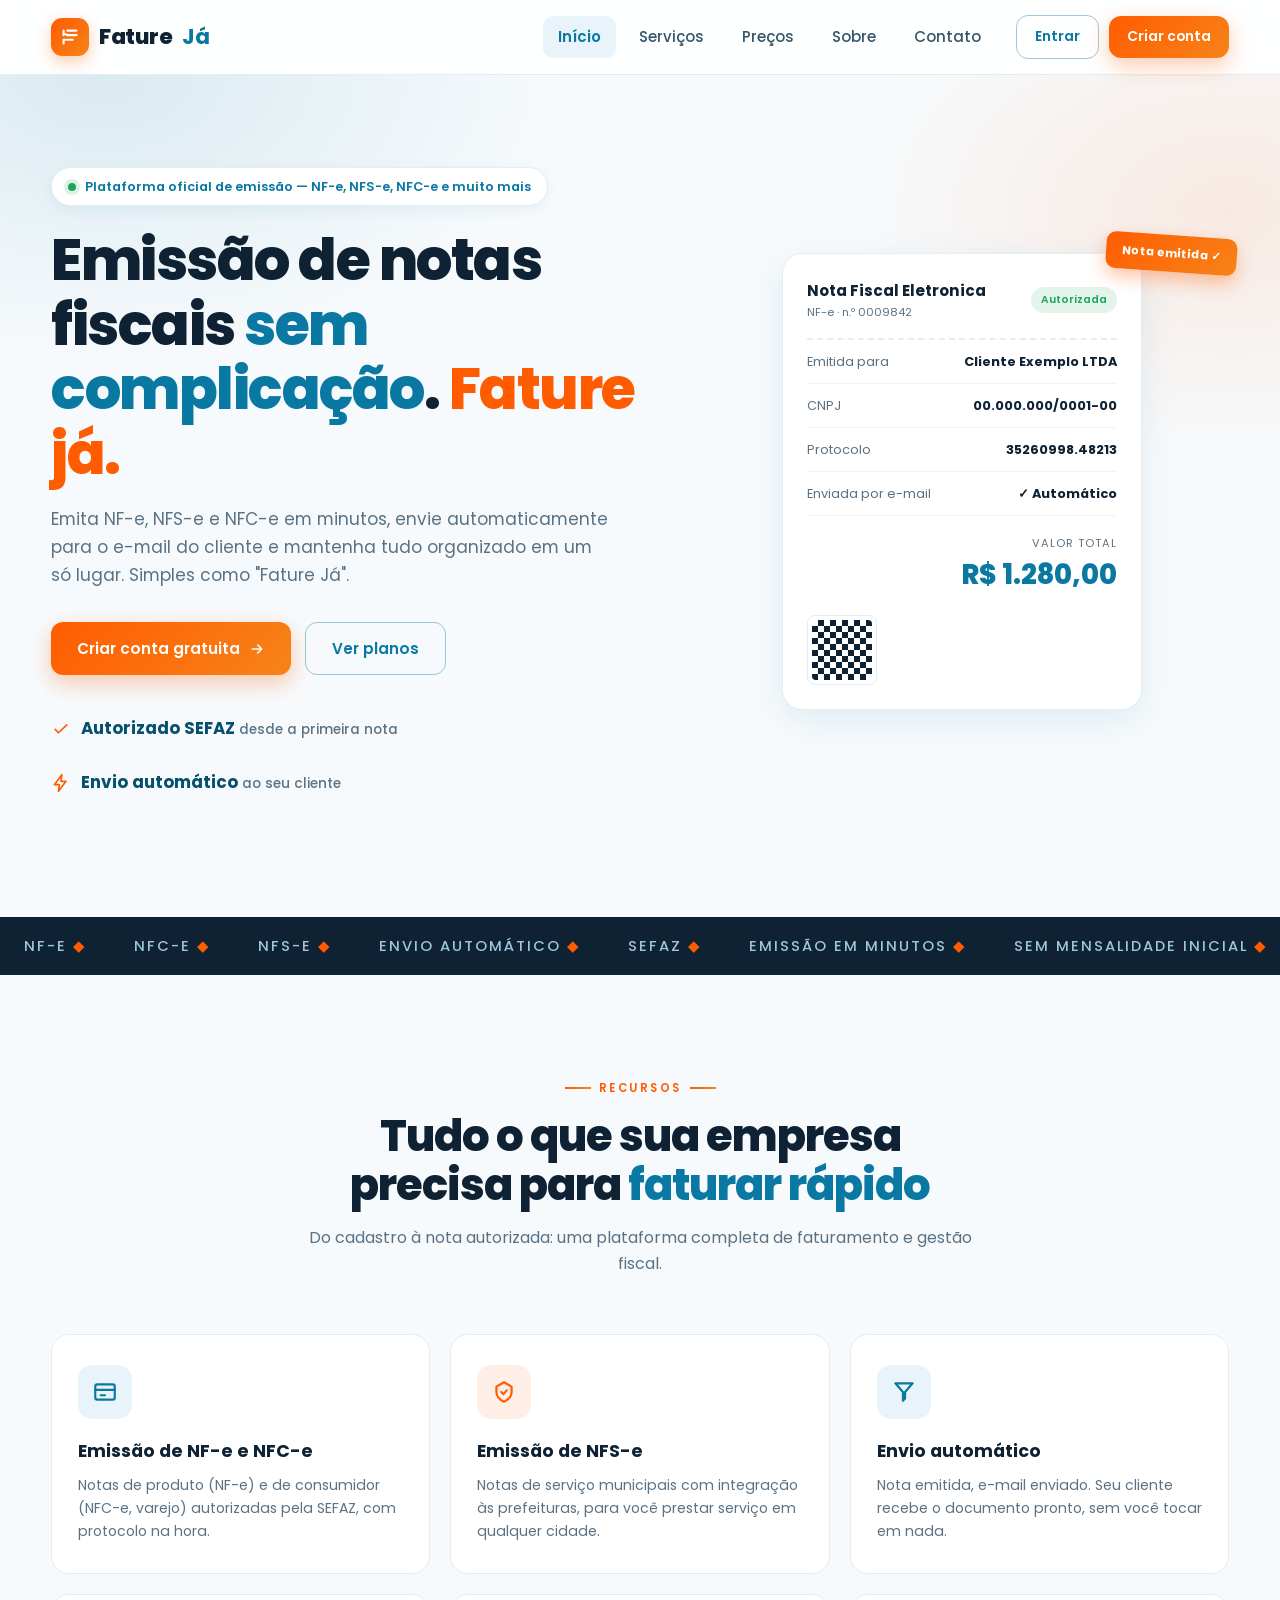
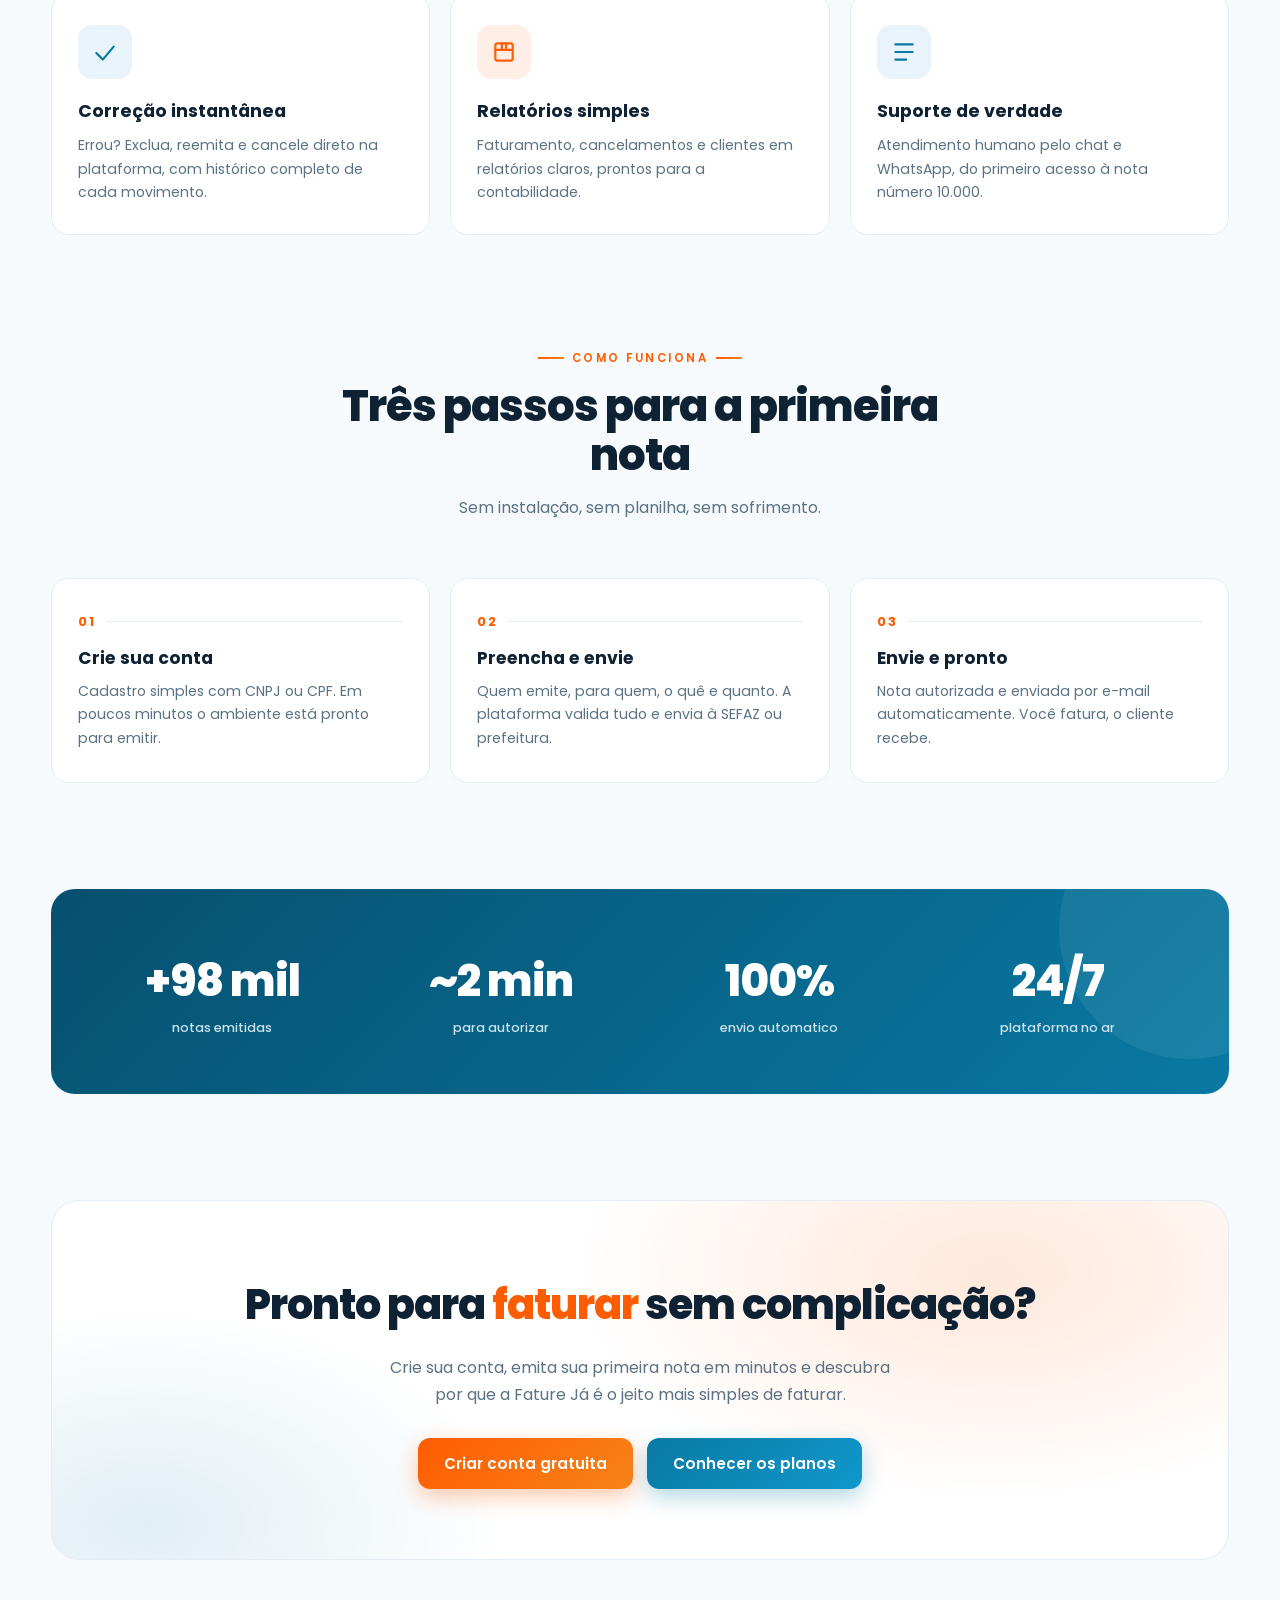
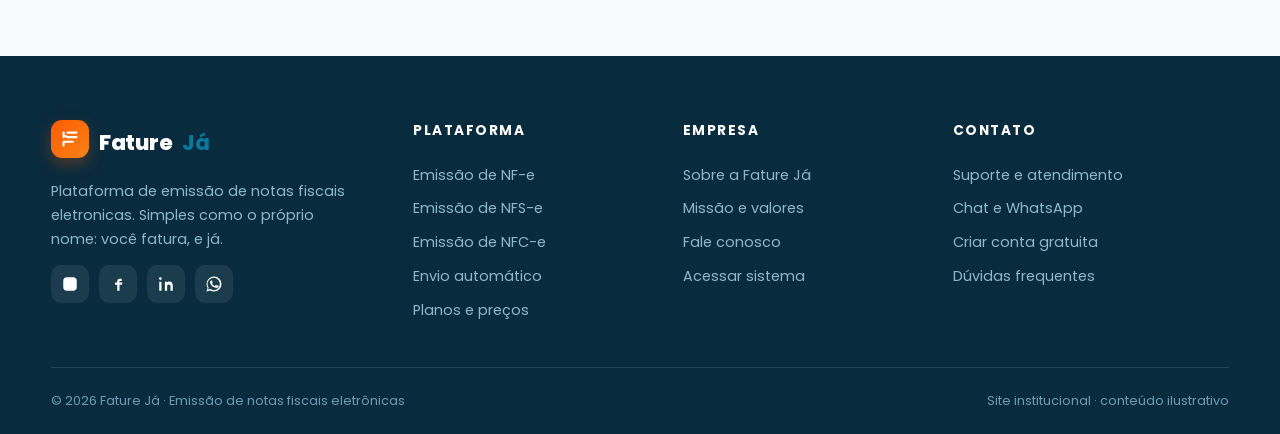
<file: index.html>
<!DOCTYPE html>
<html lang="pt-BR">
<head>
<meta charset="UTF-8">
<meta name="viewport" content="width=device-width, initial-scale=1.0">
<meta name="description" content="Fature Já — emissão de notas fiscais (NF-e, NFC-e e NFS-e) rápida, segura e sem complicação. Conheça a plataforma.">
<title>Fature Já — Emissão de notas fiscais sem complicação</title>
<link rel="icon" href="data:image/svg+xml,%3Csvg xmlns='http://www.w3.org/2000/svg' viewBox='0 0 32 32'%3E%3Crect width='32' height='32' rx='8' fill='%23FF5C00'/%3E%3Cpath d='M9 11h14M9 16h10M9 21h14' stroke='white' stroke-width='2.6' stroke-linecap='round'/%3E%3C/svg%3E">
<link rel="stylesheet" href="css/style.css">
</head>
<body>

<header class="hdr">
  <div class="container">
    <a href="index.html" class="logo">
      <span class="mk">
        <svg viewBox="0 0 24 24" fill="none" stroke="#fff" stroke-width="2.4" stroke-linecap="round" stroke-linejoin="round"><path d="M9 5h10M9 10h10M9 15h6M5 5v4m0 0h3m-3 0H6M5 15h4M5 10v.01M5 15v4"/></svg>
      </span>
      Fature<b>Já</b>
    </a>
    <button class="burger" aria-label="Menu" aria-expanded="false"><span></span><span></span><span></span></button>
    <nav class="nav">
      <a class="lk active" href="index.html">Início</a>
      <a class="lk" href="servicos.html">Serviços</a>
      <a class="lk" href="precos.html">Preços</a>
      <a class="lk" href="sobre.html">Sobre</a>
      <a class="lk" href="contato.html">Contato</a>
      <div class="acts">
        <a class="btn ghost sm" href="https://fatureja.enotafiscaleletronica.com.br/fatureja" target="_blank" rel="noopener">Entrar</a>
        <a class="btn primary sm" href="https://fatureja.enotafiscaleletronica.com.br/fatureja">Criar conta</a>
      </div>
    </nav>
  </div>
</header>

<section class="hero">
  <div class="bg"></div>
  <div class="container">
    <div class="grid">
      <div class="tx rv on">
        <div class="pil"><i></i> Plataforma oficial de emissão — NF-e, NFS-e, NFC-e e muito mais</div>
        <h1>Emissão de notas fiscais <span>sem complicação</span>. <span class="or">Fature já.</span></h1>
        <p class="sub">Emita NF-e, NFS-e e NFC-e em minutos, envie automaticamente para o e-mail do cliente e mantenha tudo organizado em um só lugar. Simples como "Fature Já".</p>
        <div class="cta">
          <a class="btn primary" href="https://fatureja.enotafiscaleletronica.com.br/fatureja">Criar conta gratuita
            <svg width="16" height="16" viewBox="0 0 24 24" fill="none" stroke="#fff" stroke-width="2.4" stroke-linecap="round" stroke-linejoin="round"><path d="M5 12h14M13 6l6 6-6 6"/></svg>
          </a>
          <a class="btn ghost" href="precos.html">Ver planos</a>
        </div>
        <div class="mini">
          <div class="m"><svg viewBox="0 0 24 24"><path d="M5 12.5l4 4L19 7"/></svg><span><b>Autorizado SEFAZ</b> desde a primeira nota</span></div>
          <div class="m"><svg viewBox="0 0 24 24"><path d="M13 2L4 14h6l-1 8 9-12h-6z"/></svg><span><b>Envio automático</b> ao seu cliente</span></div>
        </div>
      </div>
      <div class="mock rv on">
        <div class="badge">Nota emitida ✓</div>
        <div class="card">
          <div class="chead">
            <div>
              <div class="tl">Nota Fiscal Eletronica</div>
              <div style="font-size:.7rem;color:#5A7284;">NF-e · n.º 0009842</div>
            </div>
            <div class="st">Autorizada</div>
          </div>
          <div class="row"><span>Emitida para</span><b>Cliente Exemplo LTDA</b></div>
          <div class="row"><span>CNPJ</span><b>00.000.000/0001-00</b></div>
          <div class="row"><span>Protocolo</span><b>35260998.48213</b></div>
          <div class="row"><span>Enviada por e-mail</span><b>✓ Automático</b></div>
          <div class="price">
            <div class="lb">Valor total</div>
            <div class="vl">R$ 1.280,00</div>
          </div>
          <div class="qr"><div class="g1"></div></div>
        </div>
      </div>
    </div>
  </div>
</section>

<div class="mq"><div class="in">
  <span>NF-e <em>◆</em></span><span>NFC-e <em>◆</em></span><span>NFS-e <em>◆</em></span><span>Envio automático <em>◆</em></span><span>SEFAZ <em>◆</em></span><span>Emissão em minutos <em>◆</em></span><span>Sem mensalidade inicial <em>◆</em></span><span>Fature Já <em>◆</em></span>
  <span>NF-e <em>◆</em></span><span>NFC-e <em>◆</em></span><span>NFS-e <em>◆</em></span><span>Envio automático <em>◆</em></span><span>SEFAZ <em>◆</em></span><span>Emissão em minutos <em>◆</em></span><span>Sem mensalidade inicial <em>◆</em></span><span>Fature Já <em>◆</em></span>
</div></div>

<div class="sec">
  <div class="container">
    <div class="head rv">
      <div class="lab">Recursos</div>
      <h2>Tudo o que sua empresa precisa para <span style="color:var(--blue)">faturar rápido</span></h2>
      <p>Do cadastro à nota autorizada: uma plataforma completa de faturamento e gestão fiscal.</p>
    </div>
    <div class="feat">
      <div class="f rv"><div class="ic"><svg viewBox="0 0 24 24"><rect x="3" y="5" width="18" height="14" rx="2"/><path d="M3 10h18M8 15h4"/></svg></div><h3>Emissão de NF-e e NFC-e</h3><p>Notas de produto (NF-e) e de consumidor (NFC-e, varejo) autorizadas pela SEFAZ, com protocolo na hora.</p></div>
      <div class="f rv"><div class="ic"><svg viewBox="0 0 24 24"><path d="M12 3l7 4v5c0 5-3 7-7 9-4-2-7-4-7-9V7z"/><path d="M9.5 12l2 2 3-3.5"/></svg></div><h3>Emissão de NFS-e</h3><p>Notas de serviço municipais com integração às prefeituras, para você prestar serviço em qualquer cidade.</p></div>
      <div class="f rv"><div class="ic"><svg viewBox="0 0 24 24"><path d="M4 4h16l-7 8v6l-2 2v-8z"/></svg></div><h3>Envio automático</h3><p>Nota emitida, e-mail enviado. Seu cliente recebe o documento pronto, sem você tocar em nada.</p></div>
      <div class="f rv"><div class="ic"><svg viewBox="0 0 24 24"><path d="M4 13l6 6L20 7"/></svg></div><h3>Correção instantânea</h3><p>Errou? Exclua, reemita e cancele direto na plataforma, com histórico completo de cada movimento.</p></div>
      <div class="f rv"><div class="ic"><svg viewBox="0 0 24 24"><rect x="4" y="4" width="16" height="16" rx="2"/><path d="M4 10h16M10 4v6m4-6v6"/></svg></div><h3>Relatórios simples</h3><p>Faturamento, cancelamentos e clientes em relatórios claros, prontos para a contabilidade.</p></div>
      <div class="f rv"><div class="ic"><svg viewBox="0 0 24 24"><path d="M4 5h16M4 12h16M4 19h10"/></svg></div><h3>Suporte de verdade</h3><p>Atendimento humano pelo chat e WhatsApp, do primeiro acesso à nota número 10.000.</p></div>
    </div>
  </div>
</div>

<div class="sec" style="padding-top:10px">
  <div class="container">
    <div class="head rv">
      <div class="lab">Como funciona</div>
      <h2>Três passos para a primeira nota</h2>
      <p>Sem instalação, sem planilha, sem sofrimento.</p>
    </div>
    <div class="steps">
      <div class="step rv"><div class="num"><b></b></div><h3>Crie sua conta</h3><p>Cadastro simples com CNPJ ou CPF. Em poucos minutos o ambiente está pronto para emitir.</p></div>
      <div class="step rv"><div class="num"><b></b></div><h3>Preencha e envie</h3><p>Quem emite, para quem, o quê e quanto. A plataforma valida tudo e envia à SEFAZ ou prefeitura.</p></div>
      <div class="step rv"><div class="num"><b></b></div><h3>Envie e pronto</h3><p>Nota autorizada e enviada por e-mail automaticamente. Você fatura, o cliente recebe.</p></div>
    </div>
  </div>
</div>

<div class="sec" style="padding-top:10px">
  <div class="container">
    <div class="stats rv">
      <div><div class="v">+98 mil</div><div class="k">notas emitidas</div></div>
      <div><div class="v">~2 min</div><div class="k">para autorizar</div></div>
      <div><div class="v">100%</div><div class="k">envio automatico</div></div>
      <div><div class="v">24/7</div><div class="k">plataforma no ar</div></div>
    </div>
  </div>
</div>

<div class="sec" style="padding-top:10px">
  <div class="container">
    <div class="ctab rv">
      <h2>Pronto para <span style="color:var(--orange)">faturar</span> sem complicação?</h2>
      <p>Crie sua conta, emita sua primeira nota em minutos e descubra por que a Fature Já é o jeito mais simples de faturar.</p>
      <div class="cta">
        <a class="btn primary" href="https://fatureja.enotafiscaleletronica.com.br/fatureja">Criar conta gratuita</a>
        <a class="btn blue" href="precos.html">Conhecer os planos</a>
      </div>
    </div>
  </div>
</div>

<footer class="ftr">
  <div class="container">
    <div class="top">
      <div class="brand">
        <div class="logo"><span class="mk"><svg viewBox="0 0 24 24" fill="none" stroke="#fff" stroke-width="2.4" stroke-linecap="round" stroke-linejoin="round"><path d="M9 5h10M9 10h10M9 15h6M5 5v4m0 0h3m-3 0H6M5 15h4M5 10v.01M5 15v4"/></svg></span>Fature<b>Já</b></div>
        <p>Plataforma de emissão de notas fiscais eletronicas. Simples como o próprio nome: você fatura, e já.</p>
        <div class="rs">
          <a href="#" aria-label="Instagram"><svg viewBox="0 0 24 24"><rect x="3" y="3" width="18" height="18" rx="5"/><circle cx="12" cy="12" r="4"/><circle cx="17.2" cy="6.8" r="1.2"/></svg></a>
          <a href="#" aria-label="Facebook"><svg viewBox="0 0 24 24"><path d="M14 8h3V5h-3c-2 0-3 1.5-3 3v2H8v3h3v8h3v-8h3l1-3h-4V8z"/></svg></a>
          <a href="#" aria-label="LinkedIn"><svg viewBox="0 0 24 24"><path d="M6 9H3v12h3zM4.5 3a1.8 1.8 0 100 3.6 1.8 1.8 0 000-3.6zM21 13.5c0-3-2-5-4.5-5-1.5 0-2.5.7-3 1.5V9h-3v12h3v-6c0-1.3.9-2.3 2.2-2.3s2.3 1 2.3 2.3v6h3z"/></svg></a>
          <a href="#" aria-label="WhatsApp"><svg viewBox="0 0 24 24"><path d="M12 2A10 10 0 002 12c0 1.9.5 3.7 1.5 5.3L2 22l4.9-1.3A10 10 0 0012 22a10 10 0 000-20zm0 18.2c-1.7 0-3.3-.5-4.7-1.4l-.3-.2-2.9.8.8-2.8-.3-.3A8.2 8.2 0 1112 20.2zm4.6-6.1c-.3-.1-1.5-.7-1.7-.8s-.4-.1-.6.1-.7.8-.8 1-.3.2-.6.1a6.8 6.8 0 01-2-1.2 7.6 7.6 0 01-1.4-1.7c-.1-.3 0-.5.1-.6l.4-.5c.1-.2.2-.3.3-.5s0-.4 0-.5l-.8-1.8c-.2-.5-.4-.4-.6-.4h-.5c-.2 0-.5.1-.7.3s-1 .9-1 2.3A10 10 0 0013 16.6c2 .9 2.7.6 3.2.5a2.6 2.6 0 001.8-1.5 2 2 0 00.1-1.5z"/></svg></a>
        </div>
      </div>
      <div class="col">
        <h5>Plataforma</h5>
        <a href="servicos.html">Emissão de NF-e</a>
        <a href="servicos.html">Emissão de NFS-e</a>
        <a href="servicos.html">Emissão de NFC-e</a>
        <a href="servicos.html">Envio automático</a>
        <a href="precos.html">Planos e preços</a>
      </div>
      <div class="col">
        <h5>Empresa</h5>
        <a href="sobre.html">Sobre a Fature Já</a>
        <a href="sobre.html">Missão e valores</a>
        <a href="contato.html">Fale conosco</a>
        <a href="https://fatureja.enotafiscaleletronica.com.br/fatureja" target="_blank" rel="noopener">Acessar sistema</a>
      </div>
      <div class="col">
        <h5>Contato</h5>
        <a href="contato.html">Suporte e atendimento</a>
        <a href="contato.html">Chat e WhatsApp</a>
        <a href="https://fatureja.enotafiscaleletronica.com.br/fatureja">Criar conta gratuita</a>
        <a href="contato.html">Dúvidas frequentes</a>
      </div>
    </div>
    <div class="bar">
      <span>© 2026 Fature Já · Emissão de notas fiscais eletrônicas</span>
      <span>Site institucional · conteúdo ilustrativo</span>
    </div>
  </div>
</footer>

<script src="js/main.js"></script>
</body>
</html>
</file>
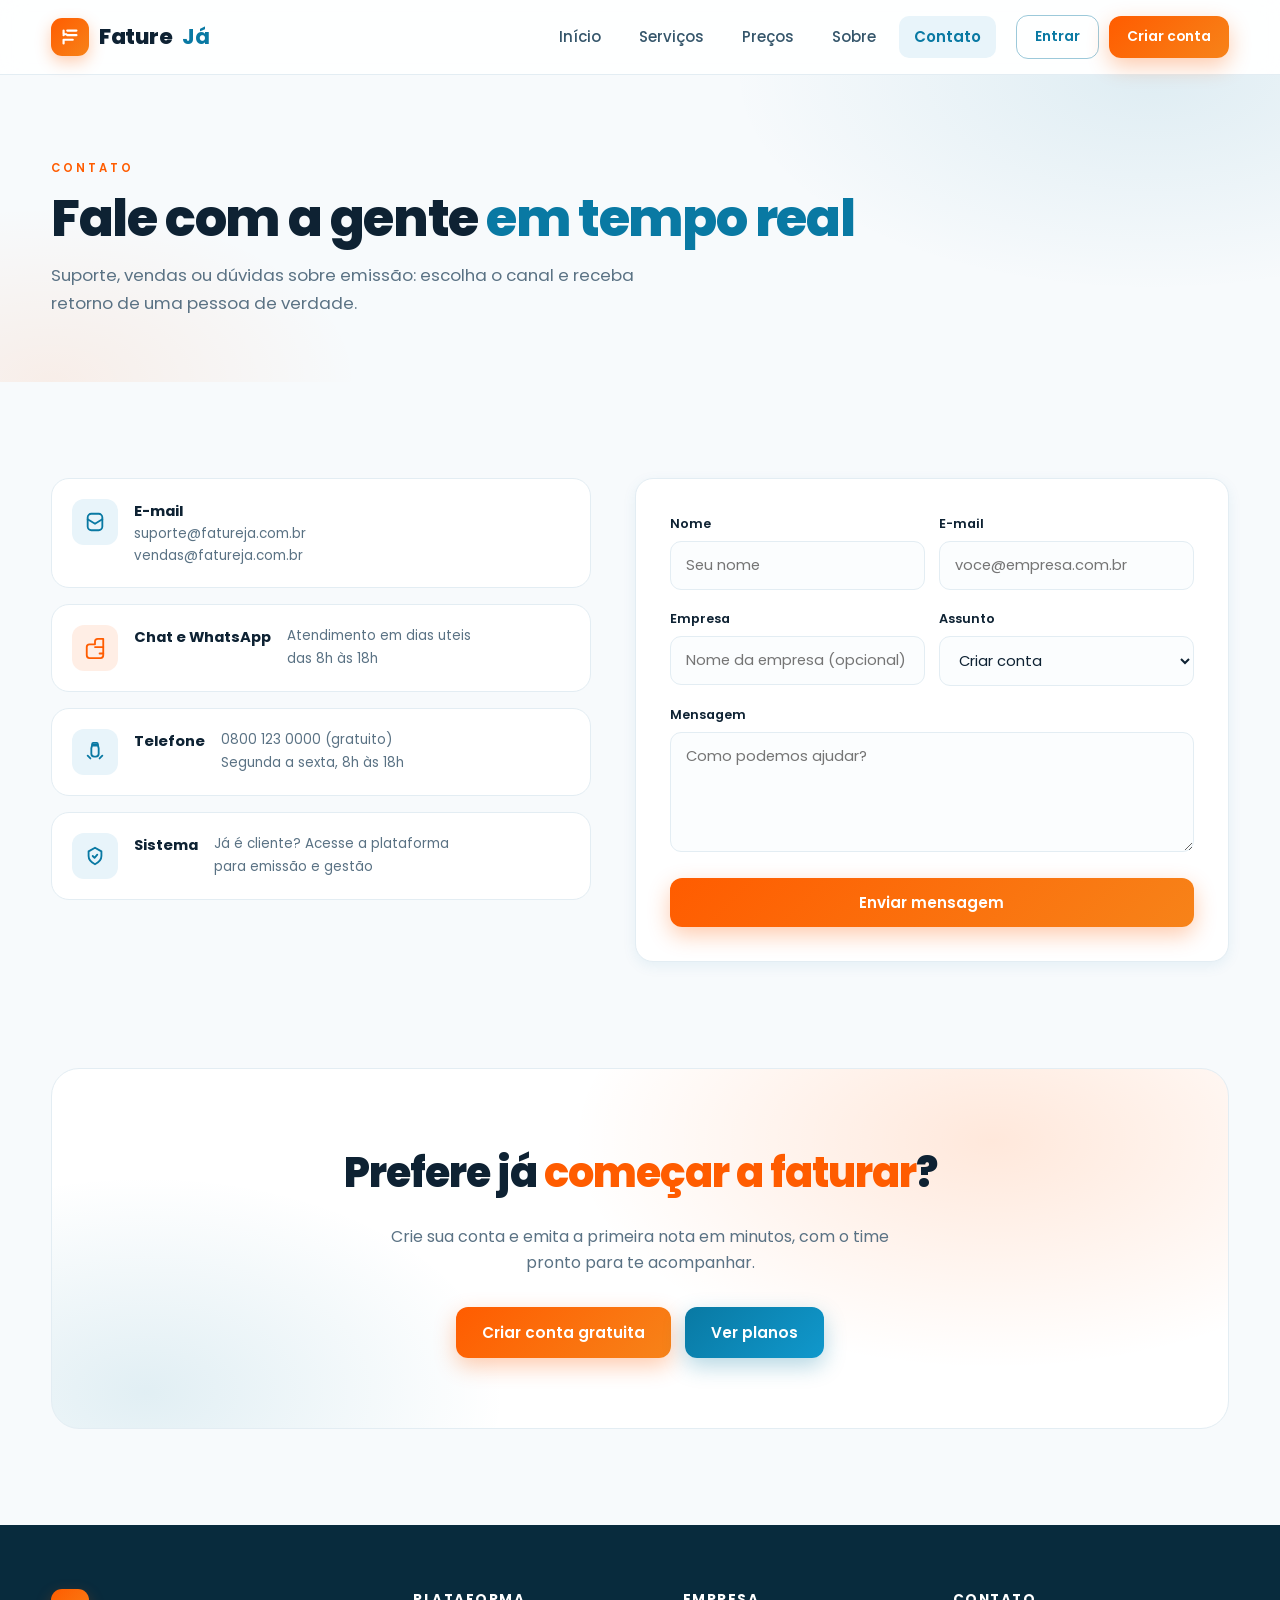
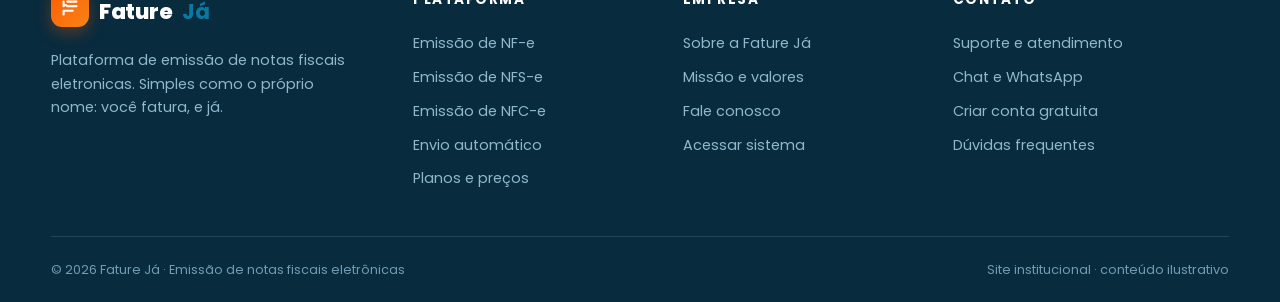
<file: contato.html>
<!DOCTYPE html>
<html lang="pt-BR">
<head>
<meta charset="UTF-8">
<meta name="viewport" content="width=device-width, initial-scale=1.0">
<meta name="description" content="Contato com a Fature Já — suporte, vendas, WhatsApp e criação de conta para emitir notas fiscais.">
<title>Contato — Fature Já</title>
<link rel="icon" href="data:image/svg+xml,%3Csvg xmlns='http://www.w3.org/2000/svg' viewBox='0 0 32 32'%3E%3Crect width='32' height='32' rx='8' fill='%23FF5C00'/%3E%3Cpath d='M9 11h14M9 16h10M9 21h14' stroke='white' stroke-width='2.6' stroke-linecap='round'/%3E%3C/svg%3E">
<link rel="stylesheet" href="css/style.css">
</head>
<body>

<header class="hdr">
  <div class="container">
    <a href="index.html" class="logo">
      <span class="mk"><svg viewBox="0 0 24 24" fill="none" stroke="#fff" stroke-width="2.4" stroke-linecap="round" stroke-linejoin="round"><path d="M9 5h10M9 10h10M9 15h6M5 5v4m0 0h3m-3 0H6M5 15h4M5 10v.01M5 15v4"/></svg></span>
      Fature<b>Já</b>
    </a>
    <button class="burger" aria-label="Menu" aria-expanded="false"><span></span><span></span><span></span></button>
    <nav class="nav">
      <a class="lk" href="index.html">Início</a>
      <a class="lk" href="servicos.html">Serviços</a>
      <a class="lk" href="precos.html">Preços</a>
      <a class="lk" href="sobre.html">Sobre</a>
      <a class="lk active" href="contato.html">Contato</a>
      <div class="acts">
        <a class="btn ghost sm" href="https://fatureja.enotafiscaleletronica.com.br/fatureja" target="_blank" rel="noopener">Entrar</a>
        <a class="btn primary sm" href="https://fatureja.enotafiscaleletronica.com.br/fatureja">Criar conta</a>
      </div>
    </nav>
  </div>
</header>

<div class="page-hero">
  <div class="container">
    <div class="lab">Contato</div>
    <h1>Fale com a gente <span style="color:var(--blue)">em tempo real</span></h1>
    <p>Suporte, vendas ou dúvidas sobre emissão: escolha o canal e receba retorno de uma pessoa de verdade.</p>
  </div>
</div>

<div class="sec">
  <div class="container">
    <div class="contact-grid">
      <div class="cinfo">
        <div class="ci rv">
          <div class="ic"><svg viewBox="0 0 24 24"><path d="M4 7a4 4 0 014-4h8a4 4 0 014 4v10a4 4 0 01-4 4H8a4 4 0 01-4-4z"/><path d="M4 9l8 5 8-5"/></svg></div>
          <div><h4>E-mail</h4><p>suporte@fatureja.com.br<br>vendas@fatureja.com.br</p></div>
        </div>
        <div class="ci rv">
          <div class="ic"><svg viewBox="0 0 24 24"><path d="M21 2h-6a3 3 0 00-3 3v3H6a3 3 0 00-3 3v9a3 3 0 003 3h12a3 3 0 003-3V2z"/><path d="M21 11h-9m5 7h4"/></svg></div>
          <h4>Chat e WhatsApp</h4><p>Atendimento em dias uteis<br>das 8h às 18h</p></div>
        <div class="ci rv">
          <div class="ic"><svg viewBox="0 0 24 24"><path d="M9 4h6l1 4v6a3 3 0 01-3 3h-2a3 3 0 01-3-3V8z"/><rect x="9" y="2" width="6" height="3" rx="1"/><path d="M4 16l3 3M20 16l-3 3"/></svg></div>
          <h4>Telefone</h4><p>0800 123 0000 (gratuito)<br>Segunda a sexta, 8h às 18h</p></div>
        <div class="ci rv">
          <div class="ic"><svg viewBox="0 0 24 24"><path d="M12 3l7 4v5c0 5-3 7-7 9-4-2-7-4-7-9V7z"/><path d="M9.5 12l2 2 3-3.5"/></svg></div>
          <h4>Sistema</h4><p>Já é cliente? Acesse a plataforma<br>para emissão e gestão</p></div>
      </div>

      <div class="form rv">
        <form id="fcontact" onsubmit="event.preventDefault();document.getElementById('fok').classList.add('show');this.reset();">
          <div class="row2">
            <div class="gr"><label for="nome">Nome</label><input id="nome" type="text" placeholder="Seu nome" required></div>
            <div class="gr"><label for="email">E-mail</label><input id="email" type="email" placeholder="voce@empresa.com.br" required></div>
          </div>
          <div class="row2">
            <div class="gr"><label for="empresa">Empresa</label><input id="empresa" type="text" placeholder="Nome da empresa (opcional)"></div>
            <div class="gr"><label for="assunto">Assunto</label>
              <select id="assunto">
                <option>Criar conta</option>
                <option>Suporte</option>
                <option>Planos e preços</option>
                <option>Outro</option>
              </select>
            </div>
          </div>
          <div class="gr"><label for="msg">Mensagem</label><textarea id="msg" placeholder="Como podemos ajudar?" required></textarea></div>
          <button class="btn primary" type="submit" style="width:100%;justify-content:center">Enviar mensagem</button>
          <div class="ok" id="fok">Recebemos sua mensagem! Nossa equipe vai responder em breve. ✓</div>
        </form>
      </div>
    </div>
  </div>
</div>

<div class="sec" style="padding-top:10px">
  <div class="container">
    <div class="ctab rv">
      <h2>Prefere já <span style="color:var(--orange)">começar a faturar</span>?</h2>
      <p>Crie sua conta e emita a primeira nota em minutos, com o time pronto para te acompanhar.</p>
      <div class="cta">
        <a class="btn primary" href="https://fatureja.enotafiscaleletronica.com.br/fatureja" target="_blank" rel="noopener">Criar conta gratuita</a>
        <a class="btn blue" href="precos.html">Ver planos</a>
      </div>
    </div>
  </div>
</div>

<footer class="ftr">
  <div class="container">
    <div class="top">
      <div class="brand">
        <div class="logo"><span class="mk"><svg viewBox="0 0 24 24" fill="none" stroke="#fff" stroke-width="2.4" stroke-linecap="round" stroke-linejoin="round"><path d="M9 5h10M9 10h10M9 15h6M5 5v4m0 0h3m-3 0H6M5 15h4M5 10v.01M5 15v4"/></svg></span>Fature<b>Já</b></div>
        <p>Plataforma de emissão de notas fiscais eletronicas. Simples como o próprio nome: você fatura, e já.</p>
      </div>
      <div class="col">
        <h5>Plataforma</h5>
        <a href="servicos.html">Emissão de NF-e</a>
        <a href="servicos.html">Emissão de NFS-e</a>
        <a href="servicos.html">Emissão de NFC-e</a>
        <a href="servicos.html">Envio automático</a>
        <a href="precos.html">Planos e preços</a>
      </div>
      <div class="col">
        <h5>Empresa</h5>
        <a href="sobre.html">Sobre a Fature Já</a>
        <a href="sobre.html">Missão e valores</a>
        <a href="contato.html">Fale conosco</a>
        <a href="https://fatureja.enotafiscaleletronica.com.br/fatureja" target="_blank" rel="noopener">Acessar sistema</a>
      </div>
      <div class="col">
        <h5>Contato</h5>
        <a href="contato.html">Suporte e atendimento</a>
        <a href="contato.html">Chat e WhatsApp</a>
        <a href="https://fatureja.enotafiscaleletronica.com.br/fatureja">Criar conta gratuita</a>
        <a href="contato.html">Dúvidas frequentes</a>
      </div>
    </div>
    <div class="bar">
      <span>© 2026 Fature Já · Emissão de notas fiscais eletrônicas</span>
      <span>Site institucional · conteúdo ilustrativo</span>
    </div>
  </div>
</footer>

<script src="js/main.js"></script>
</body>
</html>
</file>
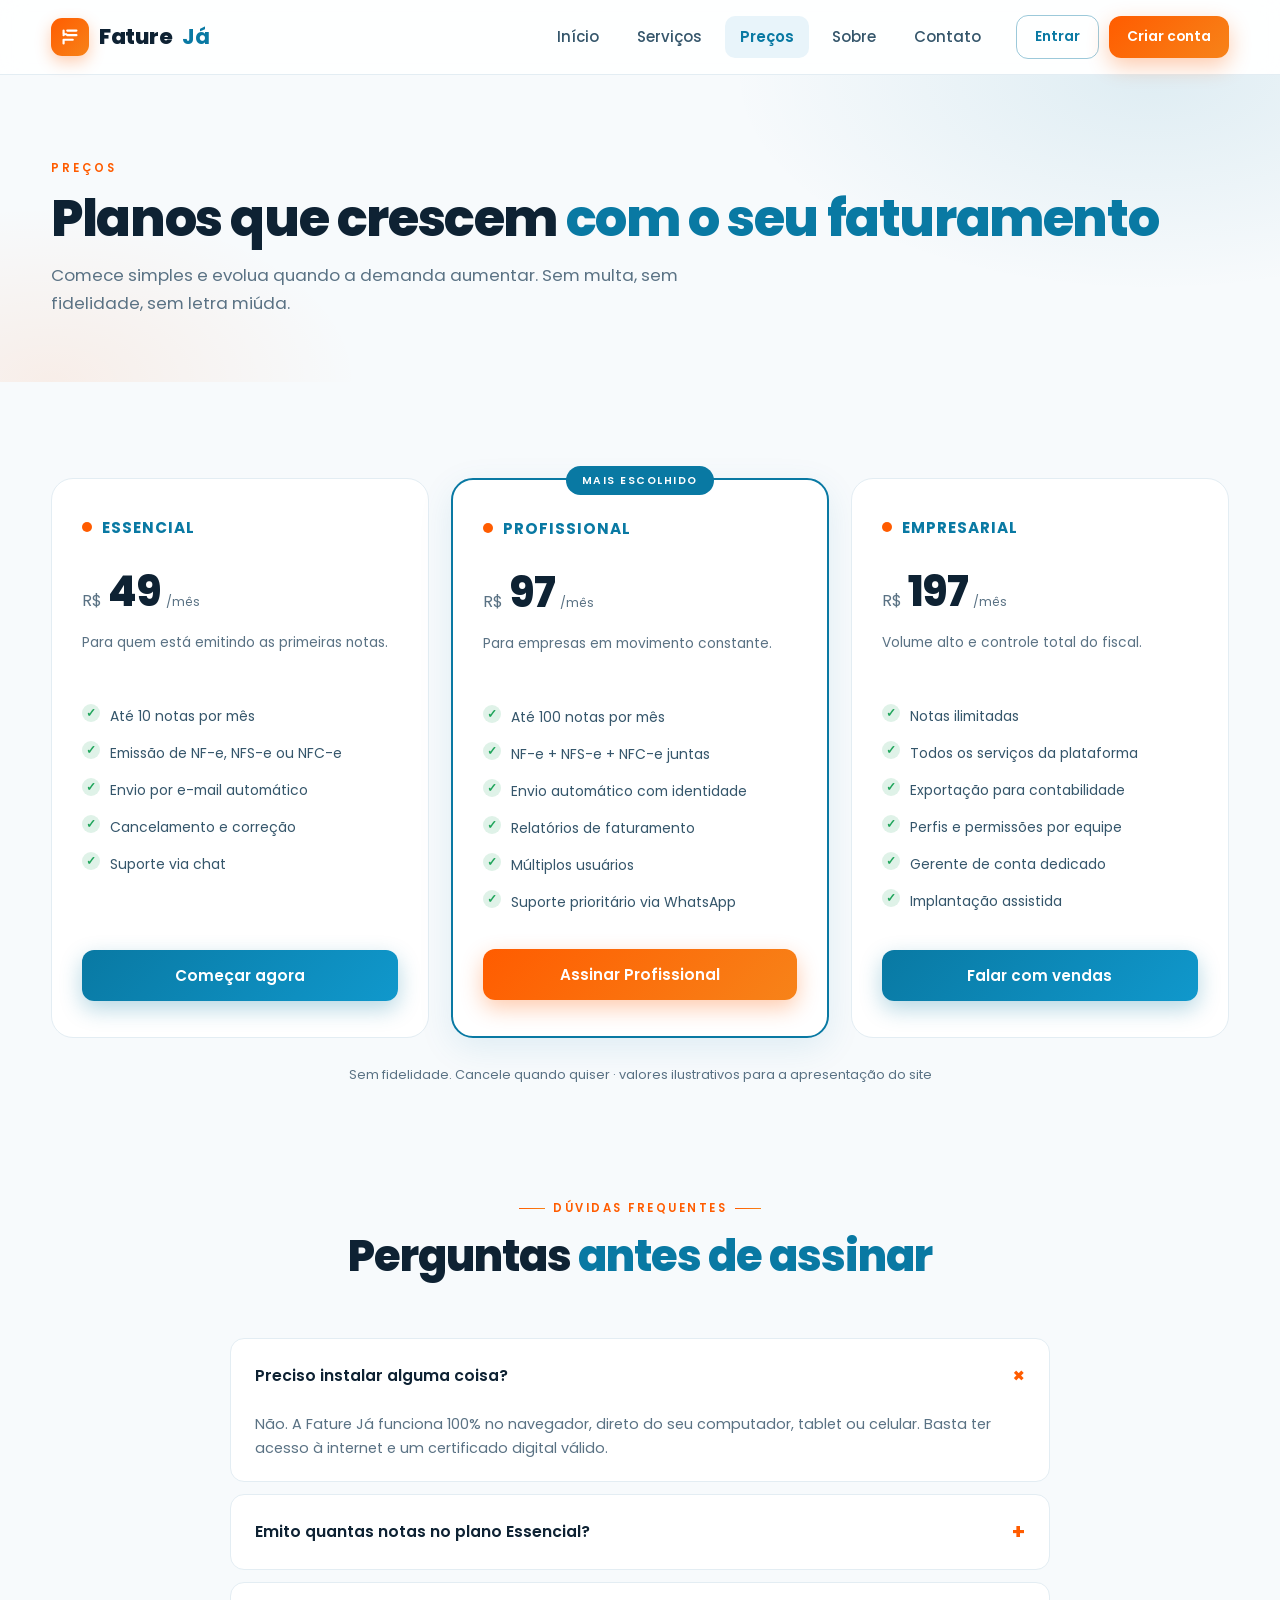
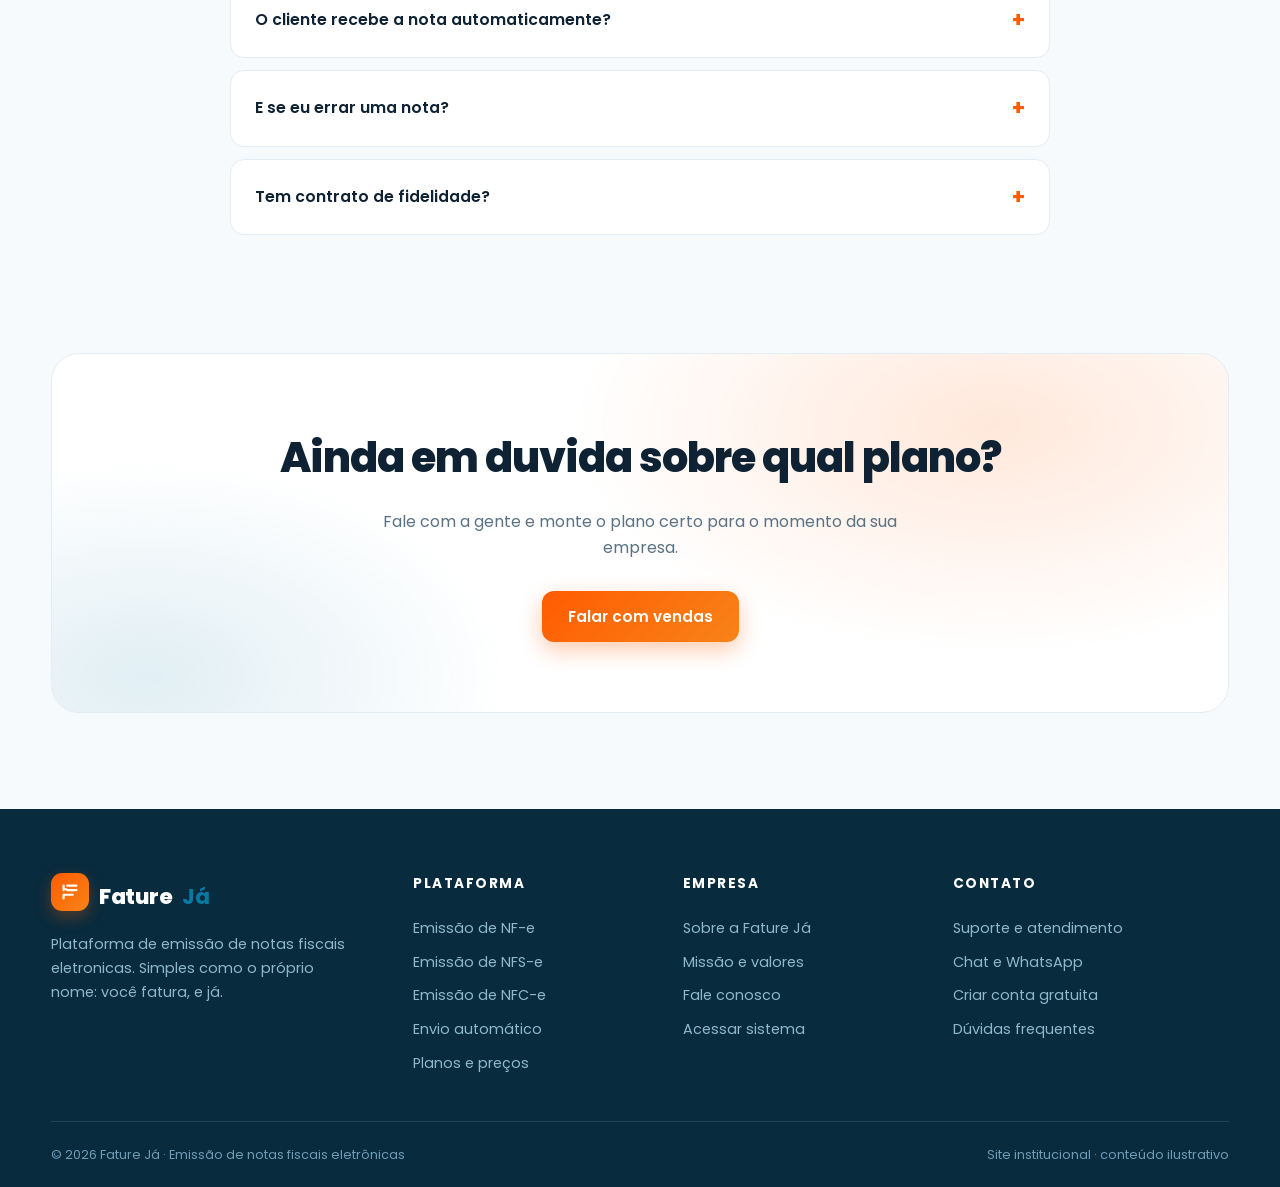
<file: precos.html>
<!DOCTYPE html>
<html lang="pt-BR">
<head>
<meta charset="UTF-8">
<meta name="viewport" content="width=device-width, initial-scale=1.0">
<meta name="description" content="Planos e preços da Fature Já — emissão de NF-e, NFC-e e NFS-e com planos para todo tipo de empresa.">
<title>Preços e Planos — Fature Já</title>
<link rel="icon" href="data:image/svg+xml,%3Csvg xmlns='http://www.w3.org/2000/svg' viewBox='0 0 32 32'%3E%3Crect width='32' height='32' rx='8' fill='%23FF5C00'/%3E%3Cpath d='M9 11h14M9 16h10M9 21h14' stroke='white' stroke-width='2.6' stroke-linecap='round'/%3E%3C/svg%3E">
<link rel="stylesheet" href="css/style.css">
</head>
<body>

<header class="hdr">
  <div class="container">
    <a href="index.html" class="logo">
      <span class="mk"><svg viewBox="0 0 24 24" fill="none" stroke="#fff" stroke-width="2.4" stroke-linecap="round" stroke-linejoin="round"><path d="M9 5h10M9 10h10M9 15h6M5 5v4m0 0h3m-3 0H6M5 15h4M5 10v.01M5 15v4"/></svg></span>
      Fature<b>Já</b>
    </a>
    <button class="burger" aria-label="Menu" aria-expanded="false"><span></span><span></span><span></span></button>
    <nav class="nav">
      <a class="lk" href="index.html">Início</a>
      <a class="lk" href="servicos.html">Serviços</a>
      <a class="lk active" href="precos.html">Preços</a>
      <a class="lk" href="sobre.html">Sobre</a>
      <a class="lk" href="contato.html">Contato</a>
      <div class="acts">
        <a class="btn ghost sm" href="https://fatureja.enotafiscaleletronica.com.br/fatureja" target="_blank" rel="noopener">Entrar</a>
        <a class="btn primary sm" href="https://fatureja.enotafiscaleletronica.com.br/fatureja">Criar conta</a>
      </div>
    </nav>
  </div>
</header>

<div class="page-hero">
  <div class="container">
    <div class="lab">Preços</div>
    <h1>Planos que crescem <span style="color:var(--blue)">com o seu faturamento</span></h1>
    <p>Comece simples e evolua quando a demanda aumentar. Sem multa, sem fidelidade, sem letra miúda.</p>
  </div>
</div>

<div class="sec">
  <div class="container">
    <div class="price-grid">
      <div class="plan rv">
        <div class="name"><i></i> Essencial</div>
        <div class="price"><span class="cur">R$</span><span class="val">49</span><span class="per">/mês</span></div>
        <div class="desc">Para quem está emitindo as primeiras notas.</div>
        <ul>
          <li>Até 10 notas por mês</li>
          <li>Emissão de NF-e, NFS-e ou NFC-e</li>
          <li>Envio por e-mail automático</li>
          <li>Cancelamento e correção</li>
          <li>Suporte via chat</li>
        </ul>
        <a class="btn blue" href="contato.html">Começar agora</a>
      </div>

      <div class="plan pop rv">
        <div class="flag">Mais escolhido</div>
        <div class="name"><i></i> Profissional</div>
        <div class="price"><span class="cur">R$</span><span class="val">97</span><span class="per">/mês</span></div>
        <div class="desc">Para empresas em movimento constante.</div>
        <ul>
          <li>Até 100 notas por mês</li>
          <li>NF-e + NFS-e + NFC-e juntas</li>
          <li>Envio automático com identidade</li>
          <li>Relatórios de faturamento</li>
          <li>Múltiplos usuários</li>
          <li>Suporte prioritário via WhatsApp</li>
        </ul>
        <a class="btn primary" href="contato.html">Assinar Profissional</a>
      </div>

      <div class="plan rv">
        <div class="name"><i></i> Empresarial</div>
        <div class="price"><span class="cur">R$</span><span class="val">197</span><span class="per">/mês</span></div>
        <div class="desc">Volume alto e controle total do fiscal.</div>
        <ul>
          <li>Notas ilimitadas</li>
          <li>Todos os serviços da plataforma</li>
          <li>Exportação para contabilidade</li>
          <li>Perfis e permissões por equipe</li>
          <li>Gerente de conta dedicado</li>
          <li>Implantação assistida</li>
        </ul>
        <a class="btn blue" href="contato.html">Falar com vendas</a>
      </div>
    </div>
    <p class="note rv">Sem fidelidade. Cancele quando quiser · valores ilustrativos para a apresentação do site</p>
  </div>
</div>

<div class="sec" style="padding-top:10px">
  <div class="container">
    <div class="head rv">
      <div class="lab">Dúvidas frequentes</div>
      <h2>Perguntas <span style="color:var(--blue)">antes de assinar</span></h2>
    </div>
    <div class="faq">
      <details class="rv" open>
        <summary>Preciso instalar alguma coisa?</summary>
        <div class="a">Não. A Fature Já funciona 100% no navegador, direto do seu computador, tablet ou celular. Basta ter acesso à internet e um certificado digital válido.</div>
      </details>
      <details class="rv">
        <summary>Emito quantas notas no plano Essencial?</summary>
        <div class="a">O plano Essencial inclui até 10 notas por mês. Se você precisar de mais, os planos Profissional e Empresarial escalam com o seu volume.</div>
      </details>
      <details class="rv">
        <summary>O cliente recebe a nota automaticamente?</summary>
        <div class="a">Sim. Assim que a nota é autorizada, o sistema dispara o e-mail com o PDF e o XML para o cliente — sem trabalho extra.</div>
      </details>
      <details class="rv">
        <summary>E se eu errar uma nota?</summary>
        <div class="a">Dentro do prazo legal você pode cancelar ou corrigir a nota com alguns cliques. Tudo fica registrado no histórico da plataforma.</div>
      </details>
      <details class="rv">
        <summary>Tem contrato de fidelidade?</summary>
        <div class="a">Não. Você pode cancelar quando quiser, sem multa e sem burocracia. O plano é mensal e sob demanda.</div>
      </details>
    </div>
  </div>
</div>

<div class="sec" style="padding-top:10px">
  <div class="container">
    <div class="ctab rv">
      <h2>Ainda em duvida sobre qual plano?</h2>
      <p>Fale com a gente e monte o plano certo para o momento da sua empresa.</p>
      <div class="cta">
        <a class="btn primary" href="contato.html">Falar com vendas</a>
      </div>
    </div>
  </div>
</div>

<footer class="ftr">
  <div class="container">
    <div class="top">
      <div class="brand">
        <div class="logo"><span class="mk"><svg viewBox="0 0 24 24" fill="none" stroke="#fff" stroke-width="2.4" stroke-linecap="round" stroke-linejoin="round"><path d="M9 5h10M9 10h10M9 15h6M5 5v4m0 0h3m-3 0H6M5 15h4M5 10v.01M5 15v4"/></svg></span>Fature<b>Já</b></div>
        <p>Plataforma de emissão de notas fiscais eletronicas. Simples como o próprio nome: você fatura, e já.</p>
      </div>
      <div class="col">
        <h5>Plataforma</h5>
        <a href="servicos.html">Emissão de NF-e</a>
        <a href="servicos.html">Emissão de NFS-e</a>
        <a href="servicos.html">Emissão de NFC-e</a>
        <a href="servicos.html">Envio automático</a>
        <a href="precos.html">Planos e preços</a>
      </div>
      <div class="col">
        <h5>Empresa</h5>
        <a href="sobre.html">Sobre a Fature Já</a>
        <a href="sobre.html">Missão e valores</a>
        <a href="contato.html">Fale conosco</a>
        <a href="https://fatureja.enotafiscaleletronica.com.br/fatureja" target="_blank" rel="noopener">Acessar sistema</a>
      </div>
      <div class="col">
        <h5>Contato</h5>
        <a href="contato.html">Suporte e atendimento</a>
        <a href="contato.html">Chat e WhatsApp</a>
        <a href="https://fatureja.enotafiscaleletronica.com.br/fatureja">Criar conta gratuita</a>
        <a href="contato.html">Dúvidas frequentes</a>
      </div>
    </div>
    <div class="bar">
      <span>© 2026 Fature Já · Emissão de notas fiscais eletrônicas</span>
      <span>Site institucional · conteúdo ilustrativo</span>
    </div>
  </div>
</footer>

<script src="js/main.js"></script>
</body>
</html>
</file>
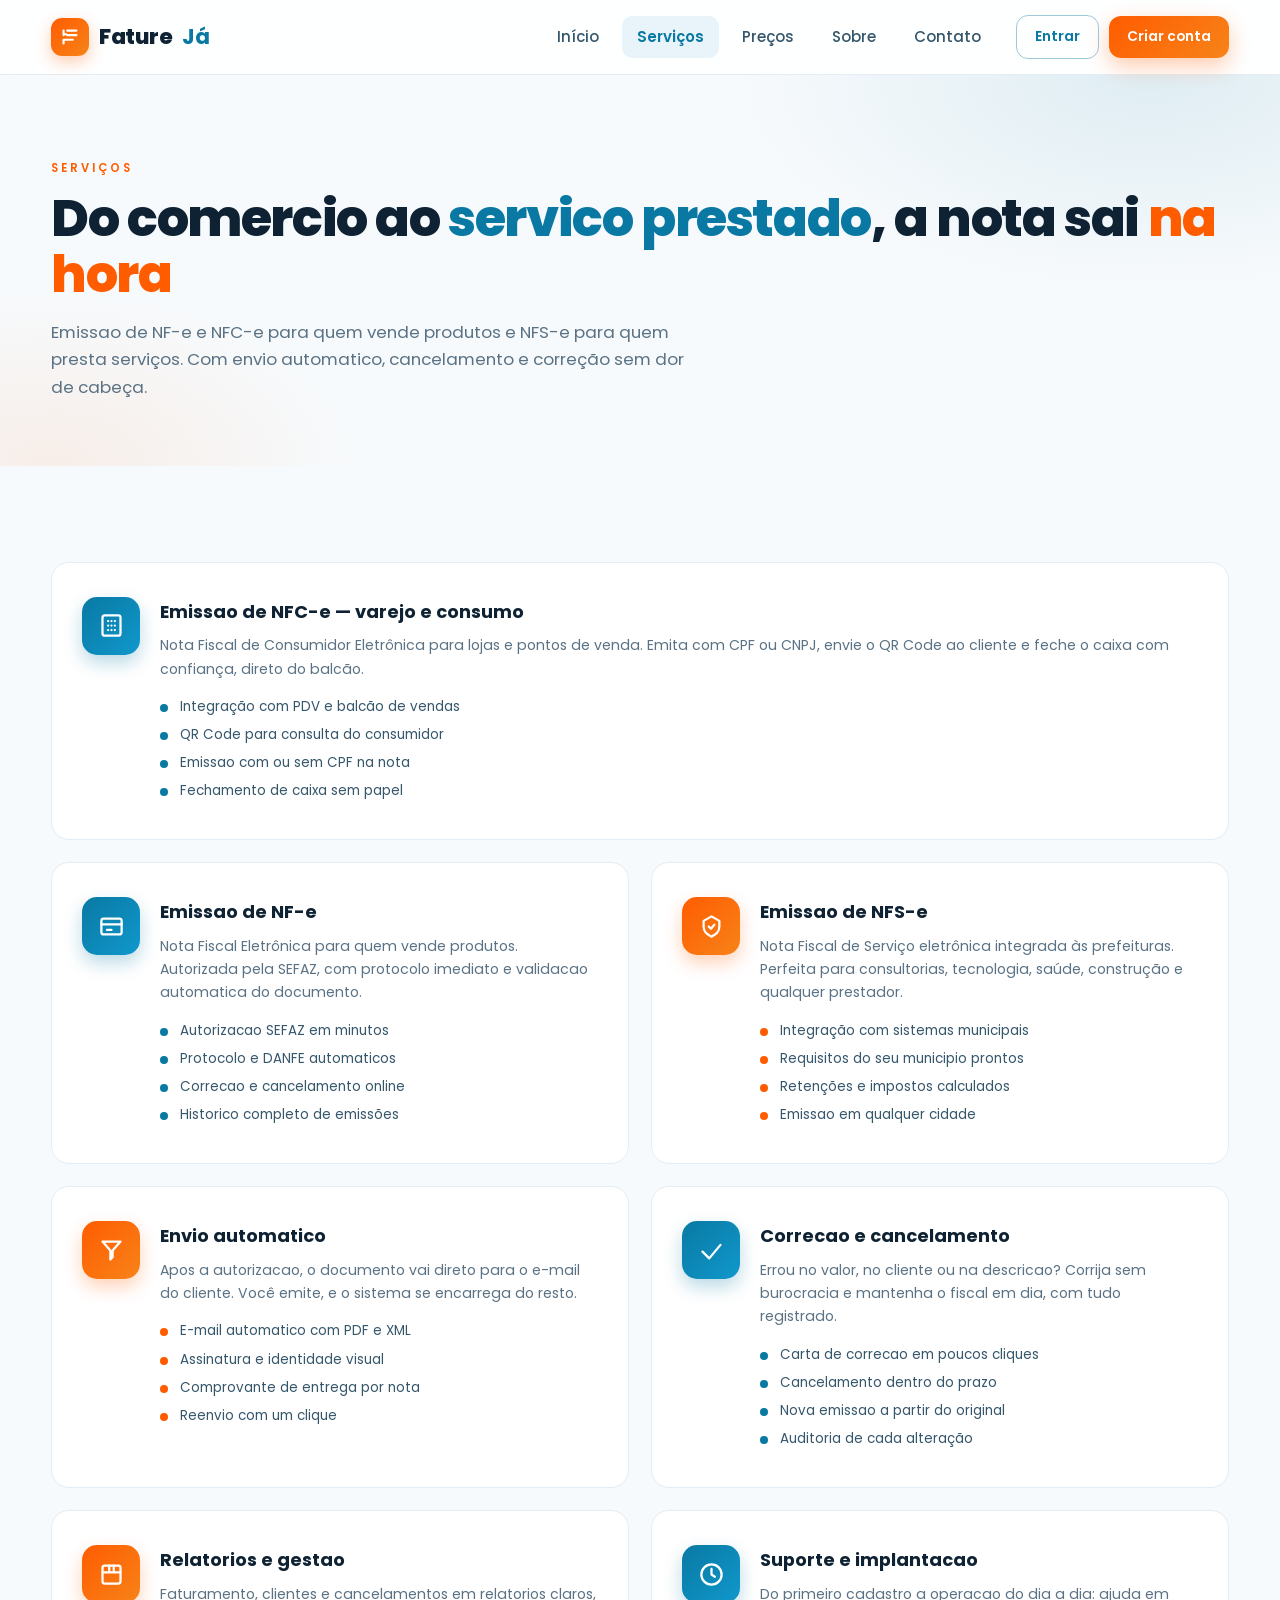
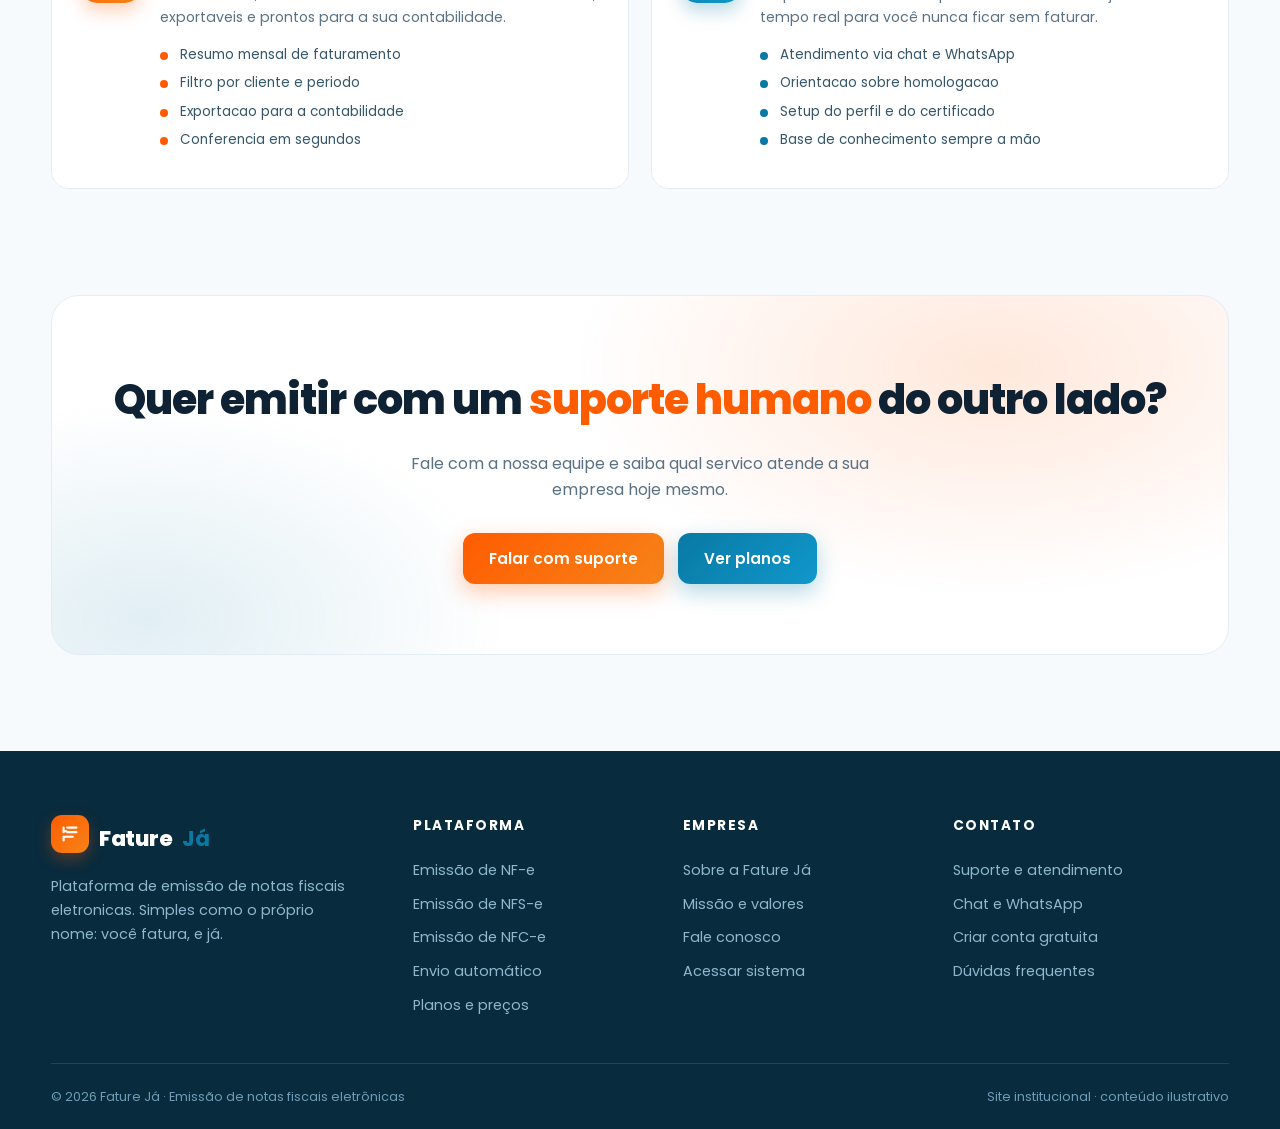
<file: servicos.html>
<!DOCTYPE html>
<html lang="pt-BR">
<head>
<meta charset="UTF-8">
<meta name="viewport" content="width=device-width, initial-scale=1.0">
<meta name="description" content="Serviços da Fature Já — emissão de NF-e, NFC-e e NFS-e, envio automático e gestão fiscal.">
<title>Serviços — Fature Já</title>
<link rel="icon" href="data:image/svg+xml,%3Csvg xmlns='http://www.w3.org/2000/svg' viewBox='0 0 32 32'%3E%3Crect width='32' height='32' rx='8' fill='%23FF5C00'/%3E%3Cpath d='M9 11h14M9 16h10M9 21h14' stroke='white' stroke-width='2.6' stroke-linecap='round'/%3E%3C/svg%3E">
<link rel="stylesheet" href="css/style.css">
</head>
<body>

<header class="hdr">
  <div class="container">
    <a href="index.html" class="logo">
      <span class="mk"><svg viewBox="0 0 24 24" fill="none" stroke="#fff" stroke-width="2.4" stroke-linecap="round" stroke-linejoin="round"><path d="M9 5h10M9 10h10M9 15h6M5 5v4m0 0h3m-3 0H6M5 15h4M5 10v.01M5 15v4"/></svg></span>
      Fature<b>Já</b>
    </a>
    <button class="burger" aria-label="Menu" aria-expanded="false"><span></span><span></span><span></span></button>
    <nav class="nav">
      <a class="lk" href="index.html">Início</a>
      <a class="lk active" href="servicos.html">Serviços</a>
      <a class="lk" href="precos.html">Preços</a>
      <a class="lk" href="sobre.html">Sobre</a>
      <a class="lk" href="contato.html">Contato</a>
      <div class="acts">
        <a class="btn ghost sm" href="https://fatureja.enotafiscaleletronica.com.br/fatureja" target="_blank" rel="noopener">Entrar</a>
        <a class="btn primary sm" href="https://fatureja.enotafiscaleletronica.com.br/fatureja">Criar conta</a>
      </div>
    </nav>
  </div>
</header>

<div class="page-hero">
  <div class="container">
    <div class="lab">Serviços</div>
    <h1>Do comercio ao <span style="color:var(--blue)">servico prestado</span>, a nota sai <span style="color:var(--orange)">na hora</span></h1>
    <p>Emissao de NF-e e NFC-e para quem vende produtos e NFS-e para quem presta serviços. Com envio automatico, cancelamento e correção sem dor de cabeça.</p>
  </div>
</div>

<div class="sec">
  <div class="container">
    <div class="svc">
      <div class="s blue rv" style="grid-column:1/-1">
        <div class="ic blue"><svg viewBox="0 0 24 24"><rect x="4" y="3" width="16" height="18" rx="2"/><path d="M9 8h.01M12 8h.01M15 8h.01M9 12h.01M12 12h.01M15 12h.01M9 16h.01M12 16h.01M15 16h.01"/></svg></div>
        <div>
          <h3>Emissao de NFC-e — varejo e consumo</h3>
          <p>Nota Fiscal de Consumidor Eletrônica para lojas e pontos de venda. Emita com CPF ou CNPJ, envie o QR Code ao cliente e feche o caixa com confiança, direto do balcão.</p>
          <ul>
            <li>Integração com PDV e balcão de vendas</li>
            <li>QR Code para consulta do consumidor</li>
            <li>Emissao com ou sem CPF na nota</li>
            <li>Fechamento de caixa sem papel</li>
          </ul>
        </div>
      </div>
      <div class="s blue rv">
        <div class="ic blue"><svg viewBox="0 0 24 24"><rect x="3" y="5" width="18" height="14" rx="2"/><path d="M3 10h18M8 15h4"/></svg></div>
        <div>
          <h3>Emissao de NF-e</h3>
          <p>Nota Fiscal Eletrônica para quem vende produtos. Autorizada pela SEFAZ, com protocolo imediato e validacao automatica do documento.</p>
          <ul>
            <li>Autorizacao SEFAZ em minutos</li>
            <li>Protocolo e DANFE automaticos</li>
            <li>Correcao e cancelamento online</li>
            <li>Historico completo de emissões</li>
          </ul>
        </div>
      </div>
      <div class="s rv">
        <div class="ic"><svg viewBox="0 0 24 24"><path d="M12 3l7 4v5c0 5-3 7-7 9-4-2-7-4-7-9V7z"/><path d="M9.5 12l2 2 3-3.5"/></svg></div>
        <div>
          <h3>Emissao de NFS-e</h3>
          <p>Nota Fiscal de Serviço eletrônica integrada às prefeituras. Perfeita para consultorias, tecnologia, saúde, construção e qualquer prestador.</p>
          <ul>
            <li>Integração com sistemas municipais</li>
            <li>Requisitos do seu municipio prontos</li>
            <li>Retenções e impostos calculados</li>
            <li>Emissao em qualquer cidade</li>
          </ul>
        </div>
      </div>
      <div class="s rv">
        <div class="ic"><svg viewBox="0 0 24 24"><path d="M4 4h16l-7 8v6l-2 2v-8z"/></svg></div>
        <div>
          <h3>Envio automatico</h3>
          <p>Apos a autorizacao, o documento vai direto para o e-mail do cliente. Você emite, e o sistema se encarrega do resto.</p>
          <ul>
            <li>E-mail automatico com PDF e XML</li>
            <li>Assinatura e identidade visual</li>
            <li>Comprovante de entrega por nota</li>
            <li>Reenvio com um clique</li>
          </ul>
        </div>
      </div>
      <div class="s blue rv">
        <div class="ic blue"><svg viewBox="0 0 24 24"><path d="M4 13l6 6L20 7"/></svg></div>
        <div>
          <h3>Correcao e cancelamento</h3>
          <p>Errou no valor, no cliente ou na descricao? Corrija sem burocracia e mantenha o fiscal em dia, com tudo registrado.</p>
          <ul>
            <li>Carta de correcao em poucos cliques</li>
            <li>Cancelamento dentro do prazo</li>
            <li>Nova emissao a partir do original</li>
            <li>Auditoria de cada alteração</li>
          </ul>
        </div>
      </div>
      <div class="s rv">
        <div class="ic"><svg viewBox="0 0 24 24"><rect x="4" y="4" width="16" height="16" rx="2"/><path d="M4 10h16M10 4v6m4-6v6"/></svg></div>
        <div>
          <h3>Relatorios e gestao</h3>
          <p>Faturamento, clientes e cancelamentos em relatorios claros, exportaveis e prontos para a sua contabilidade.</p>
          <ul>
            <li>Resumo mensal de faturamento</li>
            <li>Filtro por cliente e periodo</li>
            <li>Exportacao para a contabilidade</li>
            <li>Conferencia em segundos</li>
          </ul>
        </div>
      </div>
      <div class="s blue rv">
        <div class="ic blue"><svg viewBox="0 0 24 24"><circle cx="12" cy="12" r="9"/><path d="M12 7v5l3 2"/></svg></div>
        <div>
          <h3>Suporte e implantacao</h3>
          <p>Do primeiro cadastro a operacao do dia a dia: ajuda em tempo real para você nunca ficar sem faturar.</p>
          <ul>
            <li>Atendimento via chat e WhatsApp</li>
            <li>Orientacao sobre homologacao</li>
            <li>Setup do perfil e do certificado</li>
            <li>Base de conhecimento sempre a mão</li>
          </ul>
        </div>
      </div>
    </div>
  </div>
</div>

<div class="sec" style="padding-top:10px">
  <div class="container">
    <div class="ctab rv">
      <h2>Quer emitir com um <span style="color:var(--orange)">suporte humano</span> do outro lado?</h2>
      <p>Fale com a nossa equipe e saiba qual servico atende a sua empresa hoje mesmo.</p>
      <div class="cta">
        <a class="btn primary" href="contato.html">Falar com suporte</a>
        <a class="btn blue" href="precos.html">Ver planos</a>
      </div>
    </div>
  </div>
</div>

<footer class="ftr">
  <div class="container">
    <div class="top">
      <div class="brand">
        <div class="logo"><span class="mk"><svg viewBox="0 0 24 24" fill="none" stroke="#fff" stroke-width="2.4" stroke-linecap="round" stroke-linejoin="round"><path d="M9 5h10M9 10h10M9 15h6M5 5v4m0 0h3m-3 0H6M5 15h4M5 10v.01M5 15v4"/></svg></span>Fature<b>Já</b></div>
        <p>Plataforma de emissão de notas fiscais eletronicas. Simples como o próprio nome: você fatura, e já.</p>
      </div>
      <div class="col">
        <h5>Plataforma</h5>
        <a href="servicos.html">Emissão de NF-e</a>
        <a href="servicos.html">Emissão de NFS-e</a>
        <a href="servicos.html">Emissão de NFC-e</a>
        <a href="servicos.html">Envio automático</a>
        <a href="precos.html">Planos e preços</a>
      </div>
      <div class="col">
        <h5>Empresa</h5>
        <a href="sobre.html">Sobre a Fature Já</a>
        <a href="sobre.html">Missão e valores</a>
        <a href="contato.html">Fale conosco</a>
        <a href="https://fatureja.enotafiscaleletronica.com.br/fatureja" target="_blank" rel="noopener">Acessar sistema</a>
      </div>
      <div class="col">
        <h5>Contato</h5>
        <a href="contato.html">Suporte e atendimento</a>
        <a href="contato.html">Chat e WhatsApp</a>
        <a href="https://fatureja.enotafiscaleletronica.com.br/fatureja">Criar conta gratuita</a>
        <a href="contato.html">Dúvidas frequentes</a>
      </div>
    </div>
    <div class="bar">
      <span>© 2026 Fature Já · Emissão de notas fiscais eletrônicas</span>
      <span>Site institucional · conteúdo ilustrativo</span>
    </div>
  </div>
</footer>

<script src="js/main.js"></script>
</body>
</html>
</file>
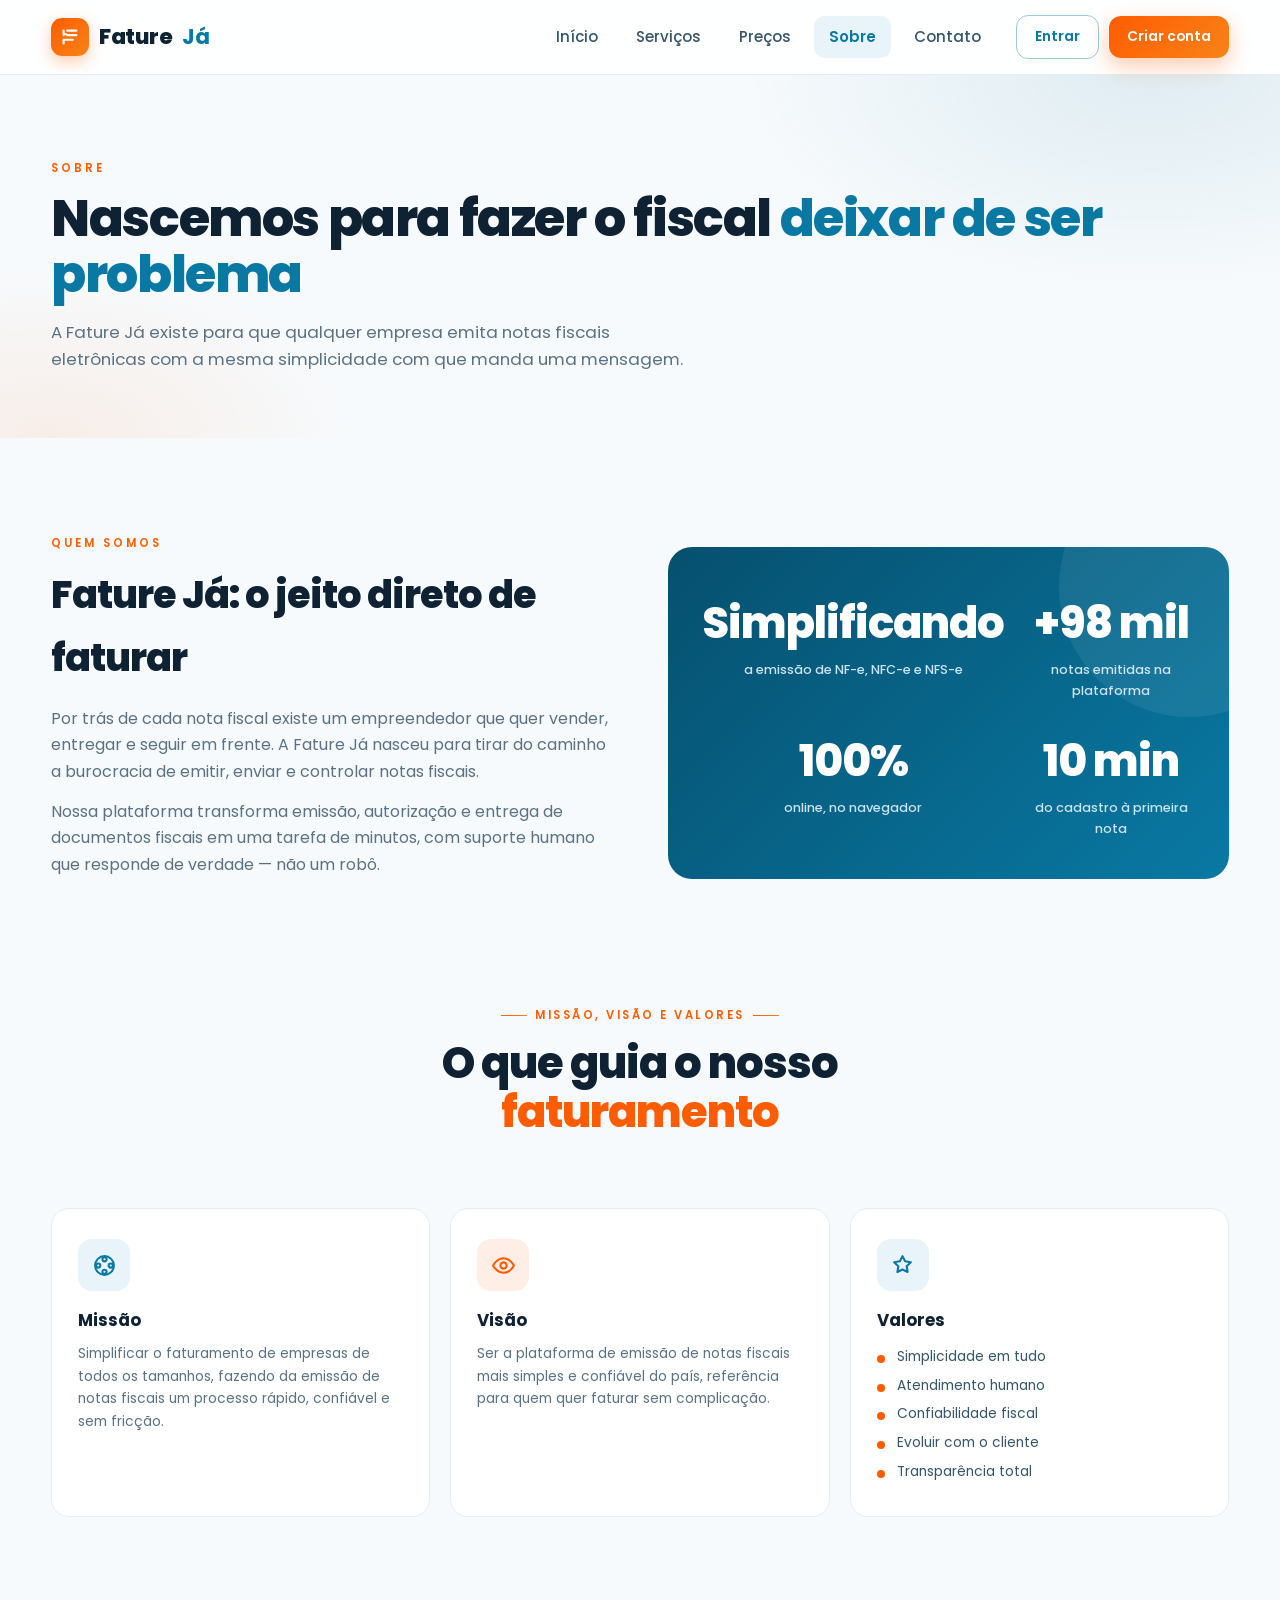
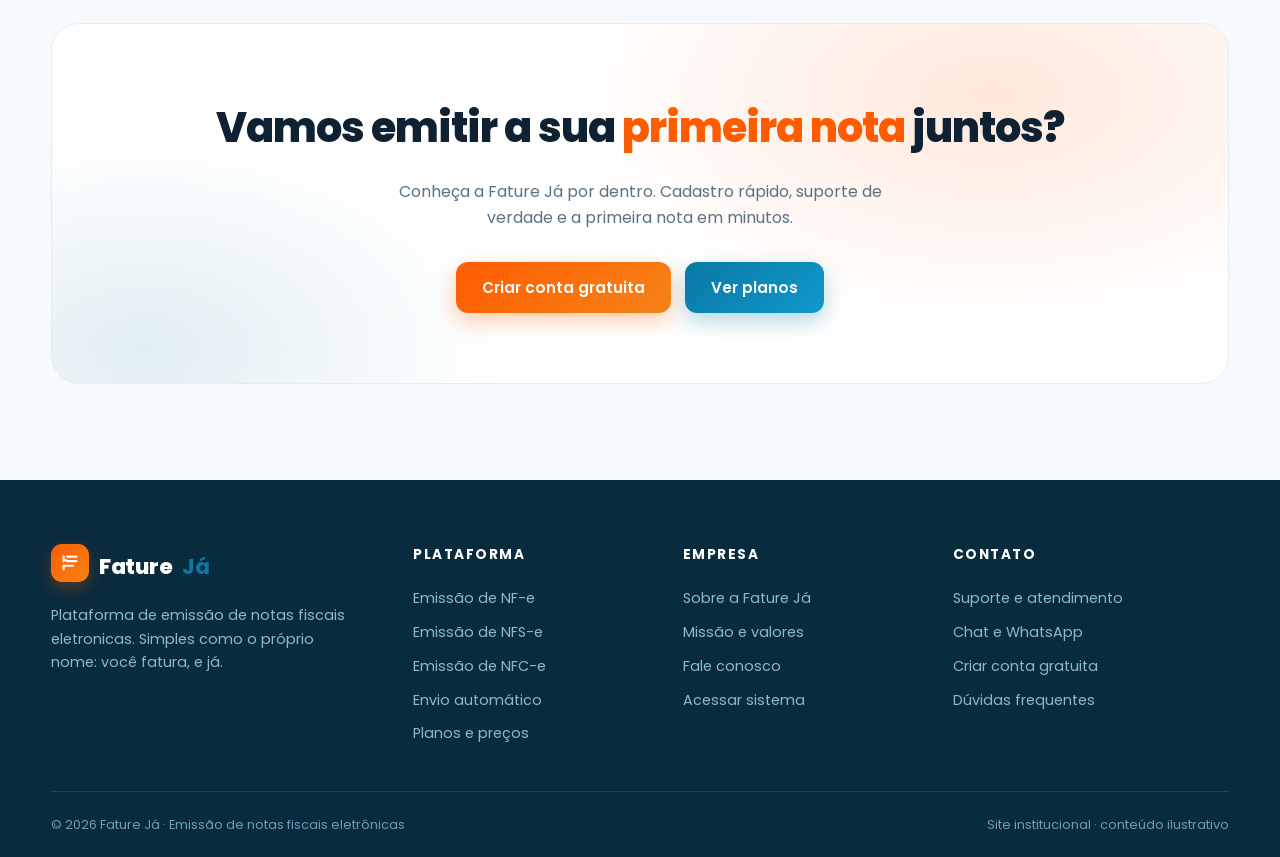
<file: sobre.html>
<!DOCTYPE html>
<html lang="pt-BR">
<head>
<meta charset="UTF-8">
<meta name="viewport" content="width=device-width, initial-scale=1.0">
<meta name="description" content="Sobre a Fature Já — quem somos, missão, visão e valores da plataforma de emissão de notas fiscais.">
<title>Sobre — Fature Já</title>
<link rel="icon" href="data:image/svg+xml,%3Csvg xmlns='http://www.w3.org/2000/svg' viewBox='0 0 32 32'%3E%3Crect width='32' height='32' rx='8' fill='%23FF5C00'/%3E%3Cpath d='M9 11h14M9 16h10M9 21h14' stroke='white' stroke-width='2.6' stroke-linecap='round'/%3E%3C/svg%3E">
<link rel="stylesheet" href="css/style.css">
</head>
<body>

<header class="hdr">
  <div class="container">
    <a href="index.html" class="logo">
      <span class="mk"><svg viewBox="0 0 24 24" fill="none" stroke="#fff" stroke-width="2.4" stroke-linecap="round" stroke-linejoin="round"><path d="M9 5h10M9 10h10M9 15h6M5 5v4m0 0h3m-3 0H6M5 15h4M5 10v.01M5 15v4"/></svg></span>
      Fature<b>Já</b>
    </a>
    <button class="burger" aria-label="Menu" aria-expanded="false"><span></span><span></span><span></span></button>
    <nav class="nav">
      <a class="lk" href="index.html">Início</a>
      <a class="lk" href="servicos.html">Serviços</a>
      <a class="lk" href="precos.html">Preços</a>
      <a class="lk active" href="sobre.html">Sobre</a>
      <a class="lk" href="contato.html">Contato</a>
      <div class="acts">
        <a class="btn ghost sm" href="https://fatureja.enotafiscaleletronica.com.br/fatureja" target="_blank" rel="noopener">Entrar</a>
        <a class="btn primary sm" href="https://fatureja.enotafiscaleletronica.com.br/fatureja">Criar conta</a>
      </div>
    </nav>
  </div>
</header>

<div class="page-hero">
  <div class="container">
    <div class="lab">Sobre</div>
    <h1>Nascemos para fazer o fiscal <span style="color:var(--blue)">deixar de ser problema</span></h1>
    <p>A Fature Já existe para que qualquer empresa emita notas fiscais eletrônicas com a mesma simplicidade com que manda uma mensagem.</p>
  </div>
</div>

<div class="sec">
  <div class="container">
    <div class="about-grid">
      <div class="tx rv">
        <div class="lab">Quem somos</div>
        <h2>Fature Já: o jeito direto de faturar</h2>
        <p>Por trás de cada nota fiscal existe um empreendedor que quer vender, entregar e seguir em frente. A Fature Já nasceu para tirar do caminho a burocracia de emitir, enviar e controlar notas fiscais.</p>
        <p>Nossa plataforma transforma emissão, autorização e entrega de documentos fiscais em uma tarefa de minutos, com suporte humano que responde de verdade — não um robô.</p>
      </div>
      <div class="stats rv" style="grid-template-columns:repeat(2,1fr);padding:40px 34px">
        <div><div class="v">Simplificando</div><div class="k">a emissão de NF-e, NFC-e e NFS-e</div></div>
        <div><div class="v">+98 mil</div><div class="k">notas emitidas na plataforma</div></div>
        <div><div class="v">100%</div><div class="k">online, no navegador</div></div>
        <div><div class="v">10 min</div><div class="k">do cadastro à primeira nota</div></div>
      </div>
    </div>
  </div>
</div>

<div class="sec" style="padding-top:10px">
  <div class="container">
    <div class="head rv">
      <div class="lab">Missão, visão e valores</div>
      <h2>O que guia o nosso <span style="color:var(--orange)">faturamento</span></h2>
    </div>
    <div class="cards3">
      <div class="c rv">
        <div class="ic"><svg viewBox="0 0 24 24"><circle cx="12" cy="12" r="9"/><circle cx="12" cy="6" r="2"/><circle cx="12" cy="18" r="2"/><circle cx="6" cy="12" r="2"/><circle cx="18" cy="12" r="2"/></svg></div>
        <h3>Missão</h3>
        <p>Simplificar o faturamento de empresas de todos os tamanhos, fazendo da emissão de notas fiscais um processo rápido, confiável e sem fricção.</p>
      </div>
      <div class="c rv">
        <div class="ic"><svg viewBox="0 0 24 24"><path d="M2 12s3.5-7 10-7 10 7 10 7-3.5 7-10 7-10-7-10-7z"/><circle cx="12" cy="12" r="3"/></svg></div>
        <h3>Visão</h3>
        <p>Ser a plataforma de emissão de notas fiscais mais simples e confiável do país, referência para quem quer faturar sem complicação.</p>
      </div>
      <div class="c rv">
        <div class="ic"><svg viewBox="0 0 24 24"><path d="M12 3l2.5 5 5.5.8-4 3.9.9 5.5L12 15.9 7.1 18.2 8 12.7l-4-3.9L9.5 8z"/></svg></div>
        <h3>Valores</h3>
        <ul>
          <li>Simplicidade em tudo</li>
          <li>Atendimento humano</li>
          <li>Confiabilidade fiscal</li>
          <li>Evoluir com o cliente</li>
          <li>Transparência total</li>
        </ul>
      </div>
    </div>
  </div>
</div>

<div class="sec" style="padding-top:10px">
  <div class="container">
    <div class="ctab rv">
      <h2>Vamos emitir a sua <span style="color:var(--orange)">primeira nota</span> juntos?</h2>
      <p>Conheça a Fature Já por dentro. Cadastro rápido, suporte de verdade e a primeira nota em minutos.</p>
      <div class="cta">
        <a class="btn primary" href="https://fatureja.enotafiscaleletronica.com.br/fatureja">Criar conta gratuita</a>
        <a class="btn blue" href="precos.html">Ver planos</a>
      </div>
    </div>
  </div>
</div>

<footer class="ftr">
  <div class="container">
    <div class="top">
      <div class="brand">
        <div class="logo"><span class="mk"><svg viewBox="0 0 24 24" fill="none" stroke="#fff" stroke-width="2.4" stroke-linecap="round" stroke-linejoin="round"><path d="M9 5h10M9 10h10M9 15h6M5 5v4m0 0h3m-3 0H6M5 15h4M5 10v.01M5 15v4"/></svg></span>Fature<b>Já</b></div>
        <p>Plataforma de emissão de notas fiscais eletronicas. Simples como o próprio nome: você fatura, e já.</p>
      </div>
      <div class="col">
        <h5>Plataforma</h5>
        <a href="servicos.html">Emissão de NF-e</a>
        <a href="servicos.html">Emissão de NFS-e</a>
        <a href="servicos.html">Emissão de NFC-e</a>
        <a href="servicos.html">Envio automático</a>
        <a href="precos.html">Planos e preços</a>
      </div>
      <div class="col">
        <h5>Empresa</h5>
        <a href="sobre.html">Sobre a Fature Já</a>
        <a href="sobre.html">Missão e valores</a>
        <a href="contato.html">Fale conosco</a>
        <a href="https://fatureja.enotafiscaleletronica.com.br/fatureja" target="_blank" rel="noopener">Acessar sistema</a>
      </div>
      <div class="col">
        <h5>Contato</h5>
        <a href="contato.html">Suporte e atendimento</a>
        <a href="contato.html">Chat e WhatsApp</a>
        <a href="https://fatureja.enotafiscaleletronica.com.br/fatureja">Criar conta gratuita</a>
        <a href="contato.html">Dúvidas frequentes</a>
      </div>
    </div>
    <div class="bar">
      <span>© 2026 Fature Já · Emissão de notas fiscais eletrônicas</span>
      <span>Site institucional · conteúdo ilustrativo</span>
    </div>
  </div>
</footer>

<script src="js/main.js"></script>
</body>
</html>
</file>
<file: css/style.css>
/* ===== Fature Já — Design System ===== */
@import url('https://fonts.googleapis.com/css2?family=Poppins:wght@300;400;500;600;700;800&display=swap');

:root{
  --blue:#0979A3;
  --blue-deep:#06506F;
  --blue-2:#1098CC;
  --blue-tint:#E8F4FA;
  --orange:#FF5C00;
  --orange-2:#F78319;
  --orange-grad:linear-gradient(135deg,#FF5C00 0%,#F78319 100%);
  --ink:#0E2233;
  --mut:#5A7284;
  --bg:#F7FAFC;
  --card:#FFFFFF;
  --line:#E3EDF3;
  --ok:#1FA45A;
  --radius:18px;
  --shadow:0 10px 34px rgba(9,121,163,.10);
  --shadow-sm:0 4px 14px rgba(9,121,163,.08);
}
*{margin:0;padding:0;box-sizing:border-box}
html{scroll-behavior:smooth}
body{font-family:'Poppins',sans-serif;background:var(--bg);color:var(--ink);line-height:1.65;-webkit-font-smoothing:antialiased}
img{max-width:100%;display:block}
a{text-decoration:none;color:inherit}
ul{list-style:none}
.container{width:min(1180px,92%);margin:0 auto}

/* ===== Reveal ===== */
.rv{opacity:0;transform:translateY(22px);transition:opacity .8s ease,transform .8s cubic-bezier(.16,1,.3,1)}
.rv.on{opacity:1;transform:none}

/* ===== Buttons ===== */
.btn{display:inline-flex;align-items:center;gap:9px;font-weight:600;font-size:.95rem;padding:13px 26px;border-radius:12px;border:0;cursor:pointer;transition:transform .2s ease,box-shadow .2s ease,background .2s ease;font-family:'Poppins',sans-serif}
.btn:active{transform:scale(.98)}
.btn.primary{background:var(--orange-grad);color:#fff;box-shadow:0 8px 22px rgba(255,92,0,.32)}
.btn.primary:hover{transform:translateY(-2px);box-shadow:0 12px 28px rgba(255,92,0,.4)}
.btn.blue{background:linear-gradient(135deg,var(--blue),var(--blue-2));color:#fff;box-shadow:0 8px 22px rgba(9,121,163,.3)}
.btn.blue:hover{transform:translateY(-2px);box-shadow:0 12px 28px rgba(9,121,163,.38)}
.btn.ghost{background:transparent;color:var(--blue);border:1.6px solid rgba(9,121,163,.4)}
.btn.ghost:hover{background:var(--blue-tint)}
.btn.light{background:#fff;color:var(--blue-deep);box-shadow:var(--shadow-sm)}
.btn.light:hover{transform:translateY(-2px)}
.btn.sm{padding:10px 18px;font-size:.86rem}

/* ===== Header / Nav ===== */
.hdr{position:sticky;top:0;z-index:60;background:rgba(255,255,255,.86);backdrop-filter:blur(12px);border-bottom:1px solid var(--line)}
.hdr .container{display:flex;align-items:center;justify-content:space-between;height:74px}
.logo{font-weight:800;font-size:1.35rem;letter-spacing:-.5px;color:var(--ink);display:flex;align-items:center;gap:10px}
.logo .mk{width:38px;height:38px;border-radius:11px;background:var(--orange-grad);display:grid;place-items:center;box-shadow:0 6px 16px rgba(255,92,0,.3)}
.logo .mk svg{width:22px;height:22px}
.logo b{color:var(--blue)}
.logo .j{color:var(--orange)}
.nav{display:flex;align-items:center;gap:8px}
.nav a.lk{padding:9px 15px;border-radius:10px;font-size:.94rem;font-weight:500;color:#35566B;transition:background .2s ease,color .2s ease}
.nav a.lk:hover{background:var(--blue-tint);color:var(--blue)}
.nav a.lk.active{color:var(--blue);background:var(--blue-tint);font-weight:600}
.nav .acts{display:flex;align-items:center;gap:10px;margin-left:12px}
.burger{display:none;background:none;border:0;width:42px;height:42px;border-radius:10px;cursor:pointer}
.burger span{display:block;width:24px;height:2.4px;background:var(--ink);margin:5px auto;border-radius:3px;transition:.3s}
body.nav-open .burger span:nth-child(1){transform:translateY(7.4px) rotate(45deg)}
body.nav-open .burger span:nth-child(2){opacity:0}
body.nav-open .burger span:nth-child(3){transform:translateY(-7.4px) rotate(-45deg)}

/* ===== Footer ===== */
.ftr{background:#082B3D;color:#BCD7E6}
.ftr .top{display:grid;grid-template-columns:1.4fr 1fr 1fr 1.2fr;gap:40px;padding:64px 0 40px}
.ftr .brand .logo{color:#fff}
.ftr .brand .logo .mk{margin-bottom:8px}
.ftr .brand p{font-size:.9rem;color:#8FB8CC;margin-top:14px;max-width:300px}
.ftr h5{color:#fff;font-size:.85rem;letter-spacing:1.5px;text-transform:uppercase;margin-bottom:16px}
.ftr .col a{display:block;color:#8FB8CC;font-size:.9rem;padding:5px 0;transition:color .2s}
.ftr .col a:hover{color:#fff}
.ftr .rs{display:flex;gap:10px;margin-top:14px}
.ftr .rs a{width:38px;height:38px;border-radius:10px;background:rgba(255,255,255,.08);display:grid;place-items:center;transition:background .2s}
.ftr .rs a:hover{background:var(--orange)}
.ftr .rs svg{width:18px;height:18px;fill:#fff}
.ftr .bar{border-top:1px solid rgba(188,215,230,.14);padding:22px 0;display:flex;justify-content:space-between;gap:14px;flex-wrap:wrap;font-size:.8rem;color:#6F9CB4}

/* ===== Sections Home ===== */
.hero{position:relative;overflow:hidden;padding:92px 0 120px}
.hero .bg{position:absolute;inset:0;z-index:-1;background:radial-gradient(780px 480px at 8% 0%,rgba(9,121,163,.12),transparent 60%),radial-gradient(700px 460px at 96% 16%,rgba(255,92,0,.10),transparent 55%)}
.hero .grid{display:grid;grid-template-columns:1.05fr .95fr;gap:56px;align-items:center}
.hero .pil{display:inline-flex;align-items:center;gap:9px;background:#fff;border:1px solid var(--line);box-shadow:var(--shadow-sm);color:var(--blue);font-weight:600;font-size:.8rem;padding:8px 16px;border-radius:40px;margin-bottom:22px}
.hero .pil i{width:8px;height:8px;border-radius:50%;background:var(--ok);box-shadow:0 0 0 4px rgba(31,164,90,.15)}
.hero h1{font-size:clamp(2.2rem,4.6vw,3.6rem);font-weight:800;letter-spacing:-1.5px;line-height:1.12}
.hero h1 span{color:var(--blue)}
.hero h1 .or{color:var(--orange)}
.hero .sub{font-size:1.06rem;color:var(--mut);margin-top:20px;max-width:560px}
.hero .cta{display:flex;gap:14px;margin-top:32px;flex-wrap:wrap}
.hero .mini{display:flex;gap:26px;margin-top:40px;flex-wrap:wrap}
.hero .mini .m{display:flex;align-items:center;gap:10px;font-size:.85rem;color:var(--mut);font-weight:500}
.hero .mini .m b{color:var(--blue-deep);font-size:1.05rem}
.hero .mini .m svg{width:20px;height:20px;stroke:var(--orange);fill:none;stroke-width:2;stroke-linecap:round;stroke-linejoin:round}

/* mock de nota */
.mock{position:relative;display:flex;justify-content:center}
.mock .card{width:360px;background:#fff;border:1px solid var(--line);border-radius:20px;box-shadow:var(--shadow);padding:24px;transition:transform .3s ease;animation:float 6s ease-in-out infinite}
@keyframes float{0%,100%{transform:translateY(0) rotate(-1deg)}50%{transform:translateY(-12px) rotate(1deg)}}
.mock .card .chead{display:flex;justify-content:space-between;align-items:center;padding-bottom:16px;border-bottom:2px dashed var(--line)}
.mock .card .chead .tl{font-weight:700;font-size:.95rem}
.mock .card .chead .st{font-size:.66rem;font-weight:600;color:var(--ok);background:rgba(31,164,90,.12);padding:4px 10px;border-radius:30px}
.mock .card .row{display:flex;justify-content:space-between;font-size:.8rem;color:var(--mut);padding:11px 0;border-bottom:1px solid #EFF4F8}
.mock .card .row b{color:var(--ink)}
.mock .card .price{padding:18px 0 4px;text-align:right}
.mock .card .price .lb{font-size:.7rem;color:var(--mut);letter-spacing:1px;text-transform:uppercase}
.mock .card .price .vl{font-size:1.7rem;font-weight:800;color:var(--blue)}
.mock .card .qr{width:70px;height:70px;border:1.5px solid var(--line);border-radius:8px;padding:4px;margin-top:14px}
.mock .card .qr .g1{width:100%;height:100%;background:repeating-conic-gradient(#0E2233 0% 25%,transparent 0% 50%);background-size:12px 12px;border-radius:4px}
.mock .badge{position:absolute;top:-18px;right:-8px;background:var(--orange-grad);color:#fff;font-size:.72rem;font-weight:700;padding:9px 16px;border-radius:10px;box-shadow:0 8px 18px rgba(255,92,0,.35);transform:rotate(4deg)}

/* marquee */
.mq{background:#0E2233;overflow:hidden;white-space:nowrap;padding:16px 0;color:#9EC6DB;font-family:'Poppins',sans-serif}
.mq .in{display:inline-block;animation:marq 26s linear infinite;font-size:.92rem;font-weight:500;letter-spacing:2px;text-transform:uppercase}
.mq .in span{margin:0 1.6em}
.mq .in span em{font-style:normal;color:var(--orange)}
@keyframes marq{0%{transform:translateX(0)}100%{transform:translateX(-50%)}}

/* section generic */
.sec{padding:96px 0}
.sec .head{text-align:center;max-width:680px;margin:0 auto 56px}
.sec .head .lab{display:inline-flex;align-items:center;gap:8px;font-size:.72rem;font-weight:600;letter-spacing:2.5px;text-transform:uppercase;color:var(--orange);margin-bottom:14px}
.sec .head .lab::before,.sec .head .lab::after{content:'';width:26px;height:1.6px;background:var(--orange-grad)}
.sec .head h2{font-size:clamp(1.8rem,3.6vw,2.7rem);font-weight:800;letter-spacing:-1px;line-height:1.15}
.sec .head p{color:var(--mut);margin-top:14px}

/* features */
.feat{display:grid;grid-template-columns:repeat(3,1fr);gap:20px}
@media(max-width:900px){.feat{grid-template-columns:repeat(2,1fr)}}
@media(max-width:600px){.feat{grid-template-columns:1fr}}
.feat .f{background:var(--card);border:1px solid var(--line);border-radius:var(--radius);padding:30px 26px;transition:transform .25s ease,box-shadow .25s ease}
.feat .f:hover{transform:translateY(-6px);box-shadow:var(--shadow)}
.feat .f .ic{width:54px;height:54px;border-radius:14px;background:var(--blue-tint);color:var(--blue);display:grid;place-items:center;margin-bottom:18px}
.feat .f:nth-child(3n+2) .ic{background:rgba(255,92,0,.10);color:var(--orange)}
.feat .f .ic svg{width:26px;height:26px;fill:none;stroke:currentColor;stroke-width:2;stroke-linecap:round;stroke-linejoin:round}
.feat .f h3{font-size:1.1rem;font-weight:700;margin-bottom:8px}
.feat .f p{font-size:.88rem;color:var(--mut)}

/* steps */
.steps{display:grid;grid-template-columns:repeat(3,1fr);gap:20px;counter-reset:st}
@media(max-width:760px){.steps{grid-template-columns:1fr}}
.step{position:relative;background:var(--card);border:1px solid var(--line);border-radius:var(--radius);padding:32px 26px}
.step .num{font-size:.8rem;font-weight:700;color:var(--orange);letter-spacing:2px;margin-bottom:12px;display:flex;align-items:center;gap:10px}
.step .num::before{counter-increment:st;content:'0' counter(st);font-family:'Poppins',sans-serif}
.step .num b{flex:1;height:1px;background:var(--line)}
.step h3{font-size:1.08rem;font-weight:700;margin-bottom:8px}
.step p{font-size:.88rem;color:var(--mut)}

/* stats */
.stats{background:linear-gradient(135deg,var(--blue-deep) 0%,var(--blue) 100%);border-radius:24px;padding:56px 44px;display:grid;grid-template-columns:repeat(4,1fr);gap:24px;text-align:center;color:#fff;position:relative;overflow:hidden}
.stats::after{content:'';position:absolute;right:-90px;top:-90px;width:260px;height:260px;border-radius:50%;background:rgba(255,255,255,.07)}
.stats .v{font-size:clamp(1.9rem,3.4vw,2.8rem);font-weight:800;letter-spacing:-1px}
.stats .k{font-size:.8rem;color:#C9E3EF;font-weight:500}
@media(max-width:760px){.stats{grid-template-columns:repeat(2,1fr);padding:40px 24px}}

/* cta band */
.ctab{background:radial-gradient(700px 380px at 80% 20%,rgba(255,92,0,.14),transparent 60%),radial-gradient(600px 360px at 8% 90%,rgba(9,121,163,.12),transparent 60%),#fff;border:1px solid var(--line);border-radius:28px;padding:70px 56px;text-align:center;position:relative;overflow:hidden}
.ctab h2{font-size:clamp(1.7rem,3.4vw,2.6rem);font-weight:800;letter-spacing:-1px}
.ctab p{color:var(--mut);max-width:520px;margin:16px auto 30px}
.ctab .cta{display:flex;gap:14px;justify-content:center;flex-wrap:wrap}

/* ===== Pages internas ===== */
.page-hero{padding:84px 0 64px;position:relative;background:radial-gradient(700px 360px at 90% 0%,rgba(9,121,163,.10),transparent 60%),radial-gradient(560px 320px at 4% 100%,rgba(255,92,0,.08),transparent 55%)}
.page-hero .lab{font-size:.72rem;font-weight:600;letter-spacing:3px;text-transform:uppercase;color:var(--orange);margin-bottom:12px}
.page-hero h1{font-size:clamp(2rem,4.4vw,3.2rem);font-weight:800;letter-spacing:-1.4px;line-height:1.1}
.page-hero p{color:var(--mut);max-width:640px;margin-top:16px;font-size:1.05rem}

/* serviços full */
.svc{display:grid;grid-template-columns:repeat(2,1fr);gap:22px}
@media(max-width:800px){.svc{grid-template-columns:1fr}}
.svc .s{background:var(--card);border:1px solid var(--line);border-radius:var(--radius);padding:34px 30px;display:flex;gap:20px;transition:transform .25s,box-shadow .25s}
.svc .s:hover{transform:translateY(-5px);box-shadow:var(--shadow)}
.svc .s .ic{flex:0 0 58px;width:58px;height:58px;border-radius:15px;background:var(--orange-grad);color:#fff;display:grid;place-items:center;box-shadow:0 8px 18px rgba(255,92,0,.28)}
.svc .s .ic.blue{background:linear-gradient(135deg,var(--blue),var(--blue-2));box-shadow:0 8px 18px rgba(9,121,163,.28)}
.svc .s .ic svg{width:27px;height:27px;fill:none;stroke:#fff;stroke-width:2;stroke-linecap:round;stroke-linejoin:round}
.svc .s h3{font-size:1.12rem;font-weight:700;margin-bottom:8px}
.svc .s p{font-size:.88rem;color:var(--mut)}
.svc .s ul{margin-top:12px}
.svc .s li{font-size:.84rem;color:#35566B;padding:3px 0;padding-left:20px;position:relative}
.svc .s li::before{content:'';position:absolute;left:0;top:11px;width:8px;height:8px;border-radius:50%;background:var(--orange)}
.svc .s.blue li::before{background:var(--blue)}

/* sobre */
.about-grid{display:grid;grid-template-columns:1fr 1fr;gap:56px;align-items:center}
@media(max-width:820px){.about-grid{grid-template-columns:1fr}}
.about-grid .tx h2{font-size:clamp(1.7rem,3.2vw,2.4rem);font-weight:800;letter-spacing:-1px;margin-bottom:16px}
.about-grid .tx p{color:var(--mut);margin-bottom:14px}
.about-grid .tx .lab{font-size:.72rem;font-weight:600;letter-spacing:3px;text-transform:uppercase;color:var(--orange);margin-bottom:10px}
.cards3{display:grid;grid-template-columns:repeat(3,1fr);gap:20px;margin-top:70px}
@media(max-width:820px){.cards3{grid-template-columns:1fr}}
.cards3 .c{background:var(--card);border:1px solid var(--line);border-radius:var(--radius);padding:30px 26px}
.cards3 .c .ic{width:52px;height:52px;border-radius:14px;background:var(--blue-tint);color:var(--blue);display:grid;place-items:center;margin-bottom:16px}
.cards3 .c:nth-child(3n+2) .ic{background:rgba(255,92,0,.1);color:var(--orange)}
.cards3 .c .ic svg{width:25px;height:25px;fill:none;stroke:currentColor;stroke-width:2;stroke-linecap:round;stroke-linejoin:round}
.cards3 .c h3{font-size:1.05rem;font-weight:700;margin-bottom:8px}
.cards3 .c p{font-size:.86rem;color:var(--mut)}
.cards3 .c li{font-size:.86rem;color:#35566B;padding:3px 0;padding-left:20px;position:relative}
.cards3 .c li::before{content:'';position:absolute;left:0;top:12px;width:8px;height:8px;border-radius:50%;background:var(--orange)}

/* preços */
.price-grid{display:grid;grid-template-columns:repeat(3,1fr);gap:22px;align-items:stretch}
@media(max-width:900px){.price-grid{grid-template-columns:1fr}}
.plan{background:var(--card);border:1px solid var(--line);border-radius:22px;padding:36px 30px;display:flex;flex-direction:column;position:relative}
.plan.pop{border:2px solid var(--blue);box-shadow:var(--shadow)}
.plan .flag{position:absolute;top:-14px;left:50%;transform:translateX(-50%);background:var(--blue);color:#fff;font-size:.66rem;font-weight:600;letter-spacing:1.5px;text-transform:uppercase;padding:6px 16px;border-radius:30px;white-space:nowrap}
.plan .name{font-weight:700;font-size:.95rem;letter-spacing:1px;text-transform:uppercase;color:var(--blue);display:flex;align-items:center;gap:10px}
.plan .name i{width:10px;height:10px;border-radius:50%;background:var(--orange)}
.plan .price{display:flex;align-items:baseline;gap:6px;margin:18px 0 6px}
.plan .price .cur{font-size:1rem;color:var(--mut)}
.plan .price .val{font-size:2.6rem;font-weight:800;letter-spacing:-1.5px}
.plan .price .per{font-size:.78rem;color:var(--mut)}
.plan .desc{font-size:.86rem;color:var(--mut);min-height:44px}
.plan ul{margin:22px 0 28px;flex:1}
.plan li{font-size:.87rem;color:#35566B;padding:7px 0;padding-left:28px;position:relative}
.plan li::before{content:'✓';position:absolute;left:0;top:6px;width:18px;height:18px;border-radius:50%;background:rgba(31,164,90,.14);color:var(--ok);font-size:.72rem;display:grid;place-items:center;font-weight:700}
.plan .btn{justify-content:center}
.note{text-align:center;font-size:.8rem;color:var(--mut);margin-top:26px}

/* contato */
.contact-grid{display:grid;grid-template-columns:1fr 1.1fr;gap:44px;align-items:start}
@media(max-width:860px){.contact-grid{grid-template-columns:1fr}}
.cinfo{display:flex;flex-direction:column;gap:16px}
.cinfo .ci{display:flex;gap:16px;background:var(--card);border:1px solid var(--line);border-radius:var(--radius);padding:20px}
.cinfo .ci .ic{flex:0 0 46px;width:46px;height:46px;border-radius:12px;background:var(--blue-tint);color:var(--blue);display:grid;place-items:center}
.cinfo .ci:nth-child(3n+2) .ic{background:rgba(255,92,0,.1);color:var(--orange)}
.cinfo .ci .ic svg{width:22px;height:22px;fill:none;stroke:currentColor;stroke-width:2;stroke-linecap:round;stroke-linejoin:round}
.cinfo .ci h4{font-size:.92rem;font-weight:700}
.cinfo .ci p{font-size:.84rem;color:var(--mut)}
.form{background:var(--card);border:1px solid var(--line);border-radius:var(--radius);padding:34px;box-shadow:var(--shadow-sm)}
.form .gr{margin-bottom:18px}
.form label{display:block;font-size:.8rem;font-weight:600;margin-bottom:7px}
.form input,.form select,.form textarea{width:100%;font-family:'Poppins',sans-serif;font-size:.92rem;padding:13px 15px;border:1.5px solid var(--line);border-radius:11px;background:#FBFDFE;color:var(--ink);transition:border .2s,box-shadow .2s;outline:none}
.form input:focus,.form select:focus,.form textarea:focus{border-color:var(--blue);box-shadow:0 0 0 4px rgba(9,121,163,.12)}
.form textarea{min-height:120px;resize:vertical}
.form .row2{display:grid;grid-template-columns:1fr 1fr;gap:14px}
.form .ok{padding:12px;border-radius:11px;background:rgba(31,164,90,.1);color:var(--ok);font-size:.86rem;font-weight:500;text-align:center;display:none}
.form .ok.show{display:block}

/* faq */
.faq{max-width:820px;margin:0 auto}
.faq details{background:var(--card);border:1px solid var(--line);border-radius:14px;padding:0;margin-bottom:12px;overflow:hidden}
.faq summary{cursor:pointer;padding:20px 24px;font-weight:600;font-size:.98rem;display:flex;justify-content:space-between;align-items:center;gap:14px;position:relative}
.faq summary::after{content:'+';font-size:1.3rem;color:var(--orange);font-weight:700;transition:transform .25s}
.faq details[open] summary::after{transform:rotate(45deg)}
.faq .a{padding:0 24px 20px;color:var(--mut);font-size:.9rem}

/* responsivo */
@media(max-width:920px){
  .nav{position:fixed;top:74px;right:0;left:0;background:#fff;border-bottom:1px solid var(--line);flex-direction:column;align-items:stretch;padding:16px 6%;gap:4px;display:none;box-shadow:var(--shadow-sm)}
  body.nav-open .nav{display:flex}
  .nav .acts{margin:10px 0 0;flex-direction:column;align-items:stretch}
  .nav .acts .btn{justify-content:center}
  .burger{display:block}
  .hero .grid{grid-template-columns:1fr}
  .mock{order:-1;margin-bottom:22px}
  .ftr .top{grid-template-columns:1fr 1fr}
}
@media(max-width:560px){
  .ftr .top{grid-template-columns:1fr;gap:28px;padding:46px 0 30px}
  .ftr .bar{justify-content:center;text-align:center}
  .ctab{padding:48px 26px}
  .form{padding:24px 18px}
  .form .row2{grid-template-columns:1fr}
}
</file>
